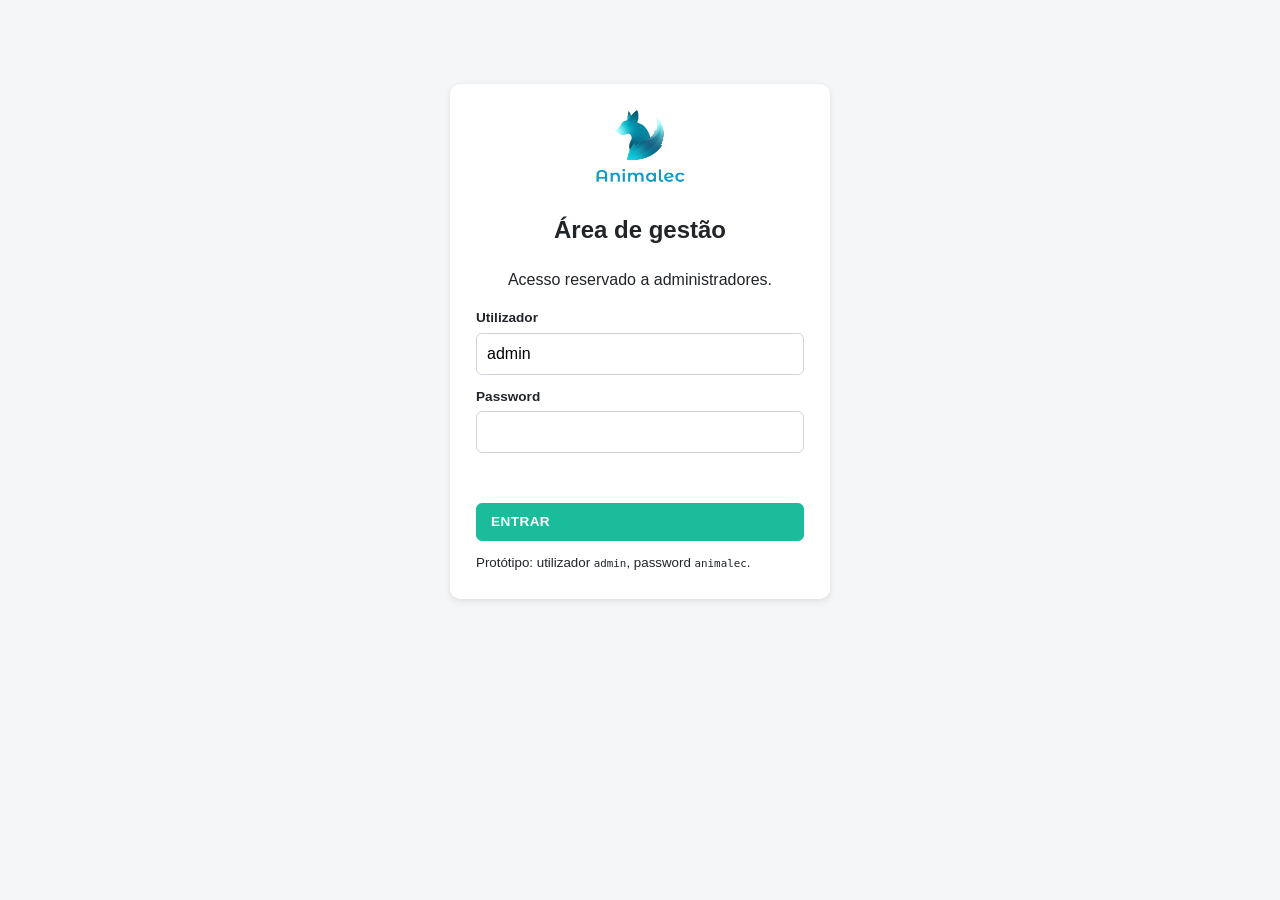
<file: prototipo/index.html>
<!DOCTYPE html>
<html lang="pt-PT"><head><meta charset="utf-8"><meta http-equiv="refresh" content="0; url=login.html"><title>Animalec</title></head>
<body><p><a href="login.html">Entrar na área de gestão do Animalec</a></p></body></html>
</file>
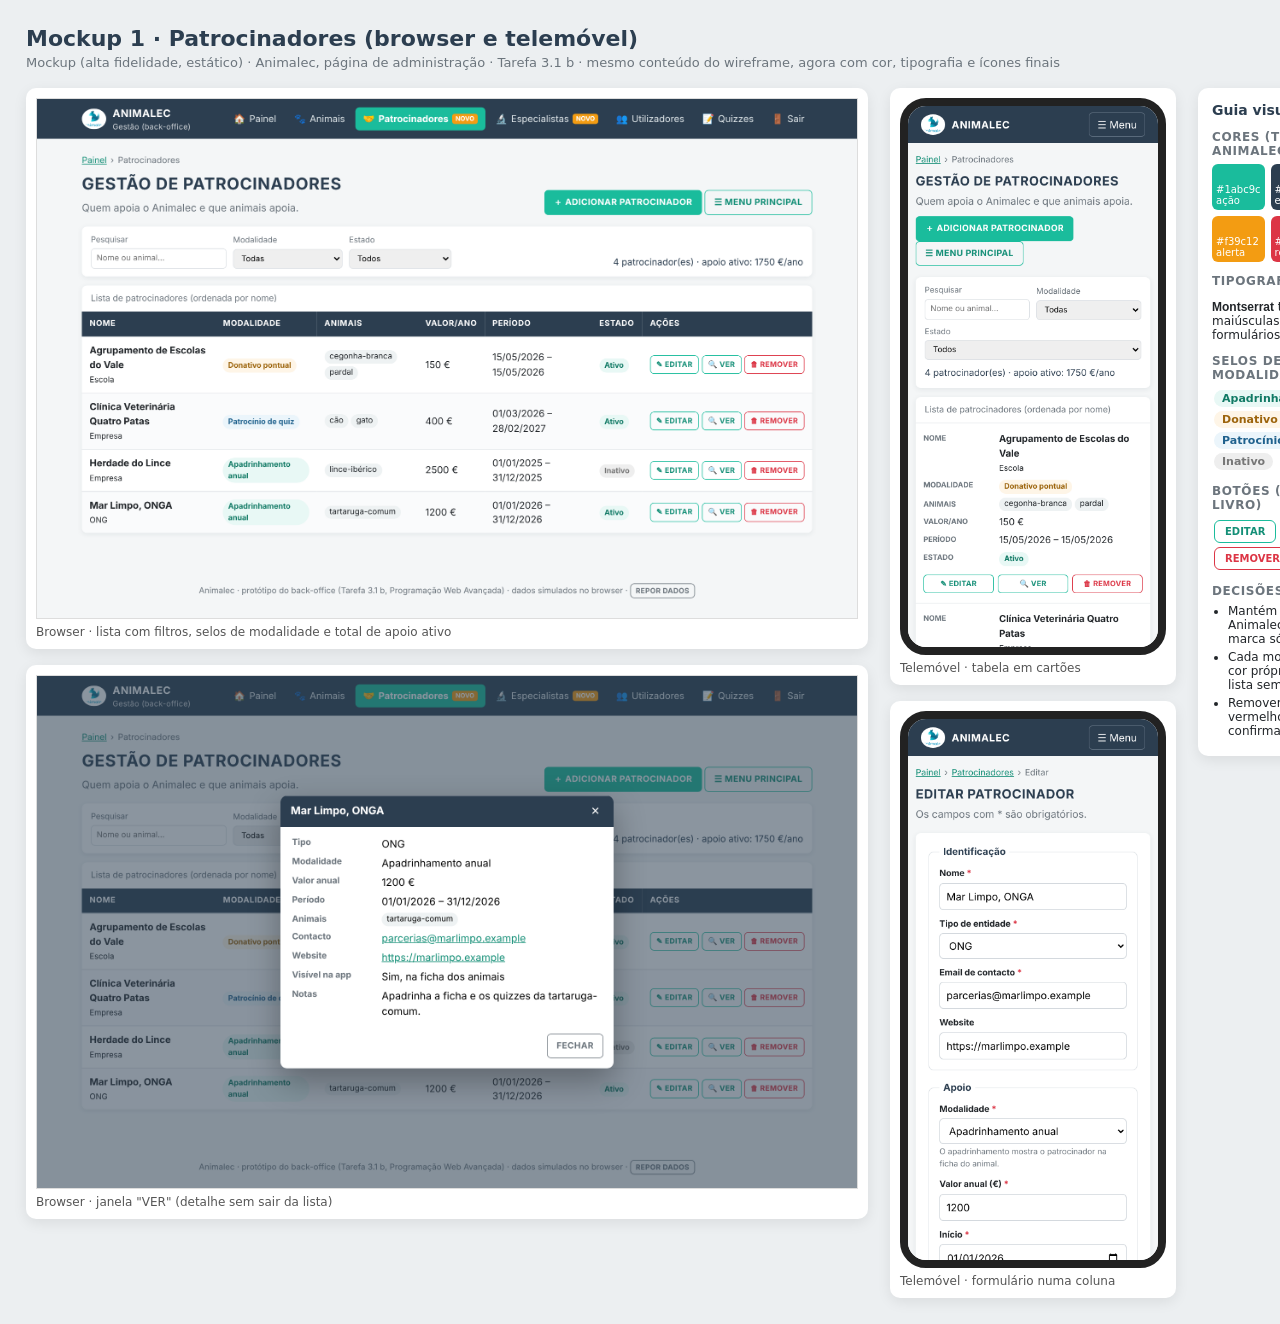
<file: mockups/mockups.html>
<!DOCTYPE html>
<html lang="pt-PT"><head><meta charset="utf-8"><title>Mockups · Animalec</title>
<style>
body{font-family:"DejaVu Sans",Arial,sans-serif;margin:0;padding:26px;background:#eceff1;color:#212529}
h1{margin:0;font-size:22px;color:#2c3e50}.sub{margin:4px 0 18px;color:#6c757d;font-size:13px}
.folha{display:none}.folha.ativa{display:block}
.linha{display:flex;gap:22px;align-items:flex-start}
figure{margin:0;background:#fff;border-radius:10px;padding:10px;box-shadow:0 4px 14px rgba(0,0,0,.08)}
figcaption{font-size:12px;color:#555;margin-top:6px}
.desk img{width:820px;display:block;border:1px solid #ddd}
.mob img{width:250px;display:block;border:8px solid #222;border-radius:26px}
.guia{width:300px;background:#fff;border-radius:10px;padding:14px;box-shadow:0 4px 14px rgba(0,0,0,.08);font-size:12px}
.guia h2{font-size:14px;margin:0 0 8px;color:#2c3e50}.guia h3{font-size:12px;margin:12px 0 6px;color:#6c757d;text-transform:uppercase;letter-spacing:.05em}
.cores{display:grid;grid-template-columns:repeat(3,1fr);gap:6px}.cor{border-radius:6px;padding:20px 4px 4px;color:#fff;font-size:10px}
.selos span{display:inline-block;padding:2px 8px;border-radius:999px;font-size:11px;font-weight:bold;margin:2px}
.btns span{display:inline-block;padding:5px 10px;border-radius:6px;border:1.5px solid #1abc9c;color:#148f77;font-weight:bold;font-size:10px;margin:2px;text-transform:uppercase}
.guia ul{padding-left:16px;margin:4px 0}.guia li{margin-bottom:4px}
.col{display:flex;flex-direction:column;gap:16px}
</style></head><body>
<h1 id="titulo"></h1><p class="sub">Mockup (alta fidelidade, estático) · Animalec, página de administração · Tarefa 3.1 b · mesmo conteúdo do wireframe, agora com cor, tipografia e ícones finais</p>

<section class="folha" id="patrocinadores" data-titulo="Mockup 1 · Patrocinadores (browser e telemóvel)">
 <div class="linha">
  <div class="col">
   <figure class="desk"><img src="ecras/desk-patrocinadores.png" alt=""><figcaption>Browser · lista com filtros, selos de modalidade e total de apoio ativo</figcaption></figure>
   <figure class="desk"><img src="ecras/desk-dialogo-ver.png" alt=""><figcaption>Browser · janela "VER" (detalhe sem sair da lista)</figcaption></figure>
  </div>
  <div class="col">
   <figure class="mob"><img src="ecras/mob-patrocinadores.png" alt=""><figcaption>Telemóvel · tabela em cartões</figcaption></figure>
   <figure class="mob"><img src="ecras/mob-patrocinador-form.png" alt=""><figcaption>Telemóvel · formulário numa coluna</figcaption></figure>
  </div>
  <aside class="guia"><h2>Guia visual</h2>
   <h3>Cores (tema do Animalec)</h3>
   <div class="cores"><div class="cor" style="background:#1abc9c">#1abc9c ação</div><div class="cor" style="background:#2c3e50">#2c3e50 estrutura</div><div class="cor" style="background:#148f77">#148f77 novo</div><div class="cor" style="background:#f39c12">#f39c12 alerta</div><div class="cor" style="background:#dc3545">#dc3545 remover</div><div class="cor" style="background:#f4f6f7;color:#333">#f4f6f7 fundo</div></div>
   <h3>Tipografia</h3><p><b style="font-family:Montserrat,Arial">Montserrat</b> títulos em maiúsculas · <span style="font-family:Lato,Arial">Lato</span> texto e formulários</p>
   <h3>Selos de modalidade</h3><div class="selos"><span style="background:#e8f8f5;color:#117a65">Apadrinhamento anual</span><span style="background:#fef5e7;color:#9c640c">Donativo pontual</span><span style="background:#ebf5fb;color:#1f618d">Patrocínio de quiz</span><span style="background:#eee;color:#777">Inativo</span></div>
   <h3>Botões (estilo do livro)</h3><div class="btns"><span> Editar</span><span> Ver</span><span style="border-color:#dc3545;color:#dc3545"> Remover</span><span style="background:#1abc9c;color:#fff"> Adicionar</span></div>
   <h3>Decisões</h3><ul><li>Mantém o estilo do Animalec; o verde-escuro marca só o que é novo.</li><li>Cada modalidade tem cor própria para se ler a lista sem abrir registos.</li><li>Remover é o único botão vermelho e pede sempre confirmação.</li></ul>
  </aside>
 </div>
</section>

<section class="folha" id="especialistas" data-titulo="Mockup 2 · Especialistas e integração com os animais">
 <div class="linha">
  <div class="col">
   <figure class="desk"><img src="ecras/desk-especialista-form.png" alt=""><figcaption>Browser · formulário de especialista (animais filtrados pela especialidade)</figcaption></figure>
   <figure class="desk"><img src="ecras/desk-animais.png" alt=""><figcaption>Browser · bloco Animais com as colunas novas de patrocínio e validação</figcaption></figure>
  </div>
  <div class="col">
   <figure class="mob"><img src="ecras/mob-especialistas.png" alt=""><figcaption>Telemóvel · especialistas em cartões</figcaption></figure>
   <figure class="mob"><img src="ecras/mob-ficha-lince.png" alt=""><figcaption>Telemóvel · ficha pública com validação e padrinhos</figcaption></figure>
   <figure class="mob"><img src="ecras/mob-menu.png" alt=""><figcaption>Telemóvel · menu recolhido</figcaption></figure>
  </div>
  <aside class="guia"><h2>Guia visual</h2>
   <h3>Estados da validação científica</h3><div class="selos"><span style="background:#e8f8f5;color:#117a65">Validada · 02/10/2026</span><span style="background:#fdedec;color:#a93226">Revisão expirada</span><span style="background:#eee;color:#777">Sem especialista</span></div>
   <h3>Decisões</h3><ul><li>O estado da ficha usa as mesmas cores em todo o lado (lista de especialistas, lista de animais e ficha pública).</li><li>No front-office o selo vira uma frase completa ("revisto por… em…"), porque o leitor é um aluno, não um gestor.</li><li>O bloco Animais ganha só duas colunas: a integração não muda a forma de trabalhar no back-office.</li></ul>
  </aside>
 </div>
</section>
<script>const id=location.hash.slice(1)||"patrocinadores";const s=document.getElementById(id);s.classList.add("ativa");document.getElementById("titulo").textContent=s.dataset.titulo;</script>
</body></html>
</file>
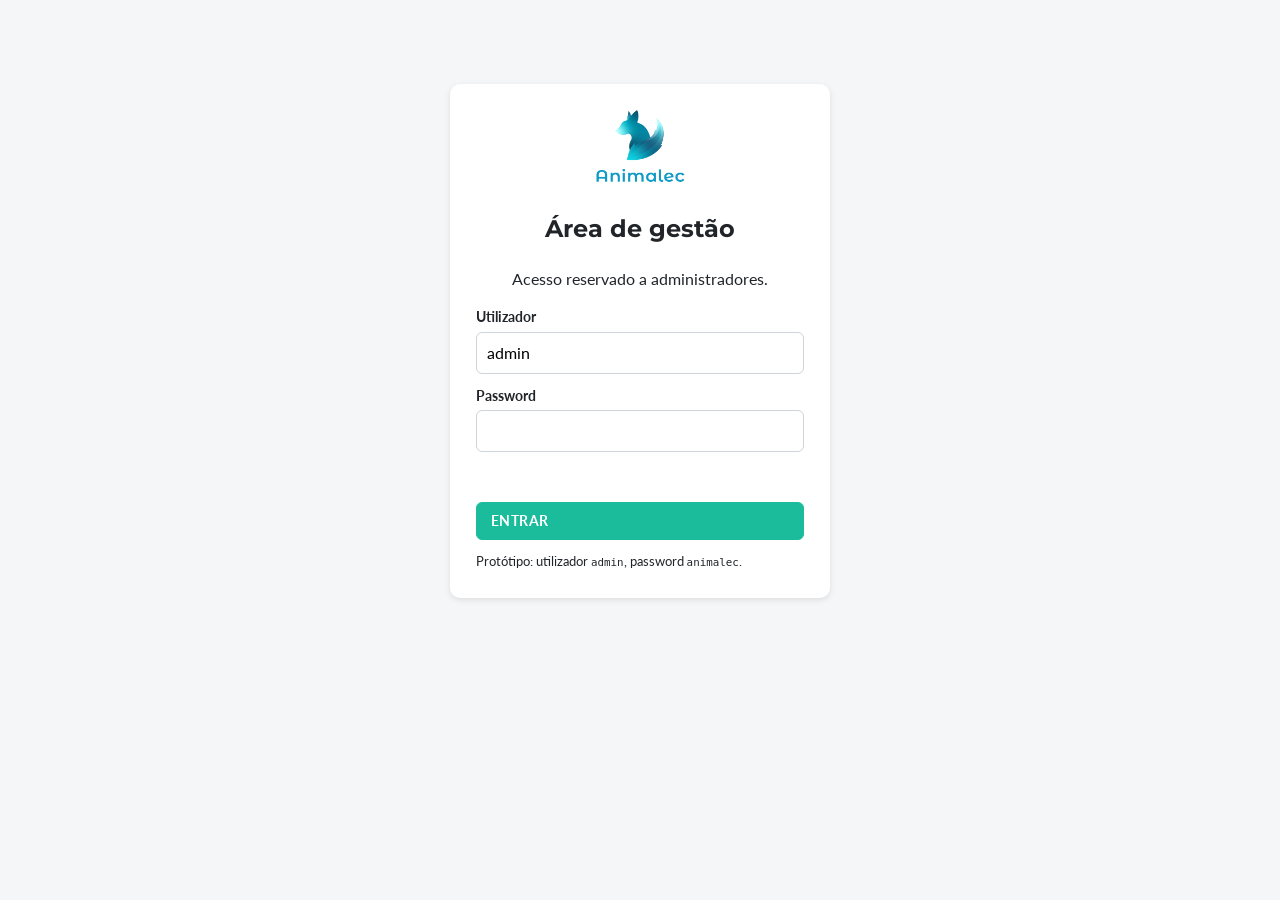
<file: prototipo/admin.html>
<!DOCTYPE html>
<html lang="pt-PT">
<head>
  <meta charset="utf-8">
  <meta name="viewport" content="width=device-width, initial-scale=1">
  <title>Painel de gestão · Animalec</title>
  <link rel="icon" href="img/animalec.ico">
  <link href="https://fonts.googleapis.com/css2?family=Lato:wght@400;700&family=Montserrat:wght@400;700&display=swap" rel="stylesheet">
  <link rel="stylesheet" href="css/admin.css">
  <script type="module" src="js/app.js"></script>
</head>
<body data-pagina="painel">
  <header class="topo">
    <div class="topo-interno">
      <a class="marca" href="admin.html"><img src="img/animalec.png" alt=""><span>ANIMALEC<small>Gestão (back-office)</small></span></a>
      <nav class="menu">
        <ul>
          <li><a href="admin.html" aria-current="page">Painel</a></li>
          <li><a href="animais.html">Animais</a></li>
          <li><a href="patrocinadores.html">Patrocinadores <span class="novo">NOVO</span></a></li>
          <li><a href="especialistas.html">Especialistas <span class="novo">NOVO</span></a></li>
          <li><a href="existente.html?bloco=utilizadores">Utilizadores</a></li>
          <li><a href="existente.html?bloco=quizzes">Quizzes</a></li>
          <li><a href="#" data-acao="sair">Sair</a></li>
        </ul>
      </nav>
      <details class="menu-movel">
        <summary>Menu</summary>
        <ul>
          <li><a href="admin.html" aria-current="page">Painel</a></li>
          <li><a href="animais.html">Animais</a></li>
          <li><a href="patrocinadores.html">Patrocinadores</a></li>
          <li><a href="especialistas.html">Especialistas</a></li>
          <li><a href="existente.html?bloco=utilizadores">Utilizadores</a></li>
          <li><a href="existente.html?bloco=quizzes">Quizzes</a></li>
          <li><a href="#" data-acao="sair">Sair</a></li>
        </ul>
      </details>
    </div>
  </header>
  <main id="conteudo">
    
    <div class="cabecalho-pagina">
      <div><h1>Gestão do Animalec</h1><p>Escolha a área a gerir. As duas novas entidades estão assinaladas.</p></div>
    </div>
    <section class="painel">
      <a class="bloco" href="existente.html?bloco=utilizadores">
        <header><span>Utilizadores</span></header>
        <div class="icone" aria-hidden="true"></div>
        <div class="num"><span id="n-utilizadores">–</span></div>
        <p class="desc">Contas de alunos e professores.</p>
      </a>
      <a class="bloco" href="animais.html">
        <header><span>Animais</span></header>
        <div class="icone" aria-hidden="true"></div>
        <div class="num"><span id="n-animais">–</span></div>
        <p class="desc">Fichas dos animais, agora com patrocínio e validação.</p>
      </a>
      <a class="bloco" href="existente.html?bloco=quizzes">
        <header><span>Quizzes</span></header>
        <div class="icone" aria-hidden="true"></div>
        <div class="num"><span id="n-quizzes">–</span></div>
        <p class="desc">Conjuntos de perguntas por nível.</p>
      </a>
      <a class="bloco" href="existente.html?bloco=questoes">
        <header><span>Questões</span></header>
        <div class="icone" aria-hidden="true"></div>
        <div class="num"><span id="n-questoes">–</span></div>
        <p class="desc">Banco de questões dos quizzes.</p>
      </a>
      <a class="bloco nova" href="patrocinadores.html">
        <header><span>Patrocinadores</span><span class="etiqueta-nova">NOVO</span></header>
        <div class="icone" aria-hidden="true"></div>
        <div class="num"><span id="n-patrocinadores">–</span></div>
        <p class="desc">Entidades que apadrinham animais ou patrocinam quizzes (ativos).</p>
      </a>
      <a class="bloco nova" href="especialistas.html">
        <header><span>Especialistas</span><span class="etiqueta-nova">NOVO</span></header>
        <div class="icone" aria-hidden="true"></div>
        <div class="num"><span id="n-especialistas">–</span></div>
        <p class="desc">Cientistas que validam o conteúdo das fichas (ativos).</p>
      </a>
    </section>
    <aside class="alertas">
      <h2 id="t-alertas">A precisar de atenção</h2>
      <ul id="lista-alertas"></ul>
    </aside>
  </main>
  <footer class="rodape">
    <p>Animalec &middot; protótipo back-office (Tarefa 3.1b) &middot; dados simulados &middot;
      <button class="botao neutro" type="button" data-acao="repor" style="padding:2px 8px;font-size:.7rem">Repor dados</button></p>
  </footer>
</body>
</html>
</file>
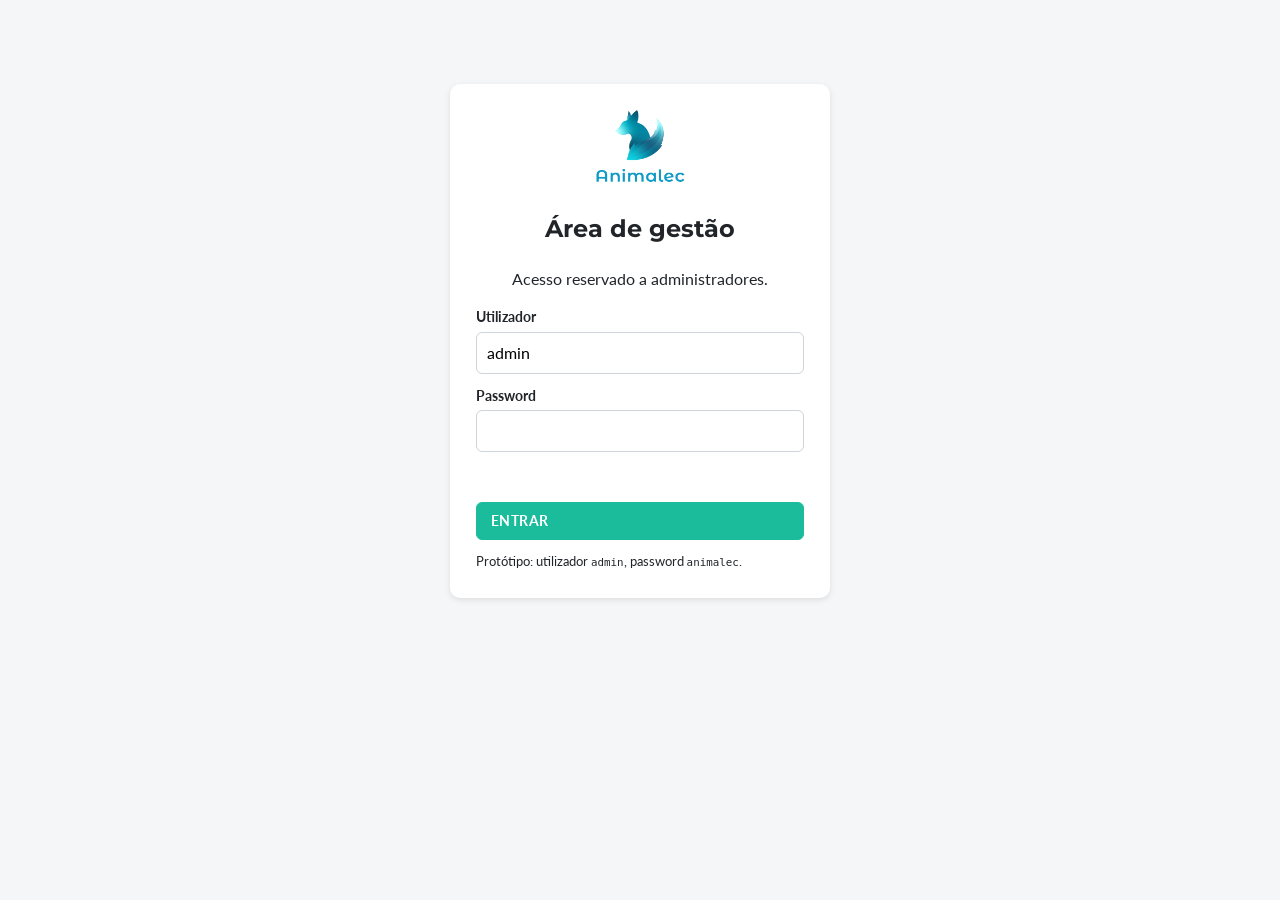
<file: prototipo/animais.html>
<!DOCTYPE html>
<html lang="pt-PT">
<head>
  <meta charset="utf-8">
  <meta name="viewport" content="width=device-width, initial-scale=1">
  <title>Animais · Animalec</title>
  <link rel="icon" href="img/animalec.ico">
  <link href="https://fonts.googleapis.com/css2?family=Lato:wght@400;700&family=Montserrat:wght@400;700&display=swap" rel="stylesheet">
  <link rel="stylesheet" href="css/admin.css">
  <script type="module" src="js/app.js"></script>
</head>
<body data-pagina="lista-animais">
  <header class="topo">
    <div class="topo-interno">
      <a class="marca" href="admin.html"><img src="img/animalec.png" alt=""><span>ANIMALEC<small>Gestão (back-office)</small></span></a>
      <nav class="menu">
        <ul>
          <li><a href="admin.html">Painel</a></li>
          <li><a href="animais.html" aria-current="page">Animais</a></li>
          <li><a href="patrocinadores.html">Patrocinadores <span class="novo">NOVO</span></a></li>
          <li><a href="especialistas.html">Especialistas <span class="novo">NOVO</span></a></li>
          <li><a href="existente.html?bloco=utilizadores">Utilizadores</a></li>
          <li><a href="existente.html?bloco=quizzes">Quizzes</a></li>
          <li><a href="#" data-acao="sair">Sair</a></li>
        </ul>
      </nav>
      <details class="menu-movel">
        <summary>Menu</summary>
        <ul>
          <li><a href="admin.html">Painel</a></li>
          <li><a href="animais.html" aria-current="page">Animais</a></li>
          <li><a href="patrocinadores.html">Patrocinadores</a></li>
          <li><a href="especialistas.html">Especialistas</a></li>
          <li><a href="existente.html?bloco=utilizadores">Utilizadores</a></li>
          <li><a href="existente.html?bloco=quizzes">Quizzes</a></li>
          <li><a href="#" data-acao="sair">Sair</a></li>
        </ul>
      </details>
    </div>
  </header>
  <main id="conteudo">
    <nav class="migalhas" aria-label="Localização"><ol><li><a href="admin.html">Painel</a></li><li id="migalha-atual" aria-current="page">Animais</li></ol></nav>
    <div class="cabecalho-pagina">
      <div><h1>Gestão de animais</h1><p>Bloco existente do livro, agora com duas colunas novas: patrocínio e validação científica.</p></div>
      <div><a class="botao" href="admin.html">Menu principal</a></div>
    </div>
    <p id="aviso-filtro" class="alertas" hidden>A mostrar só as fichas sem validação em dia. <a href="animais.html">Ver todas</a></p>
    <div class="tabela-contentor">
      <table id="tabela">
        <caption>Fichas de animais</caption>
        <thead><tr><th scope="col">Nome</th><th scope="col">Grupo</th><th scope="col">Nível</th><th scope="col">Patrocínio</th><th scope="col">Validação</th><th scope="col">Ações</th></tr></thead>
        <tbody></tbody>
      </table>
    </div>
  </main>
  <footer class="rodape">
    <p>Animalec &middot; protótipo back-office (Tarefa 3.1b) &middot; dados simulados &middot;
      <button class="botao neutro" type="button" data-acao="repor" style="padding:2px 8px;font-size:.7rem">Repor dados</button></p>
  </footer>
</body>
</html>
</file>
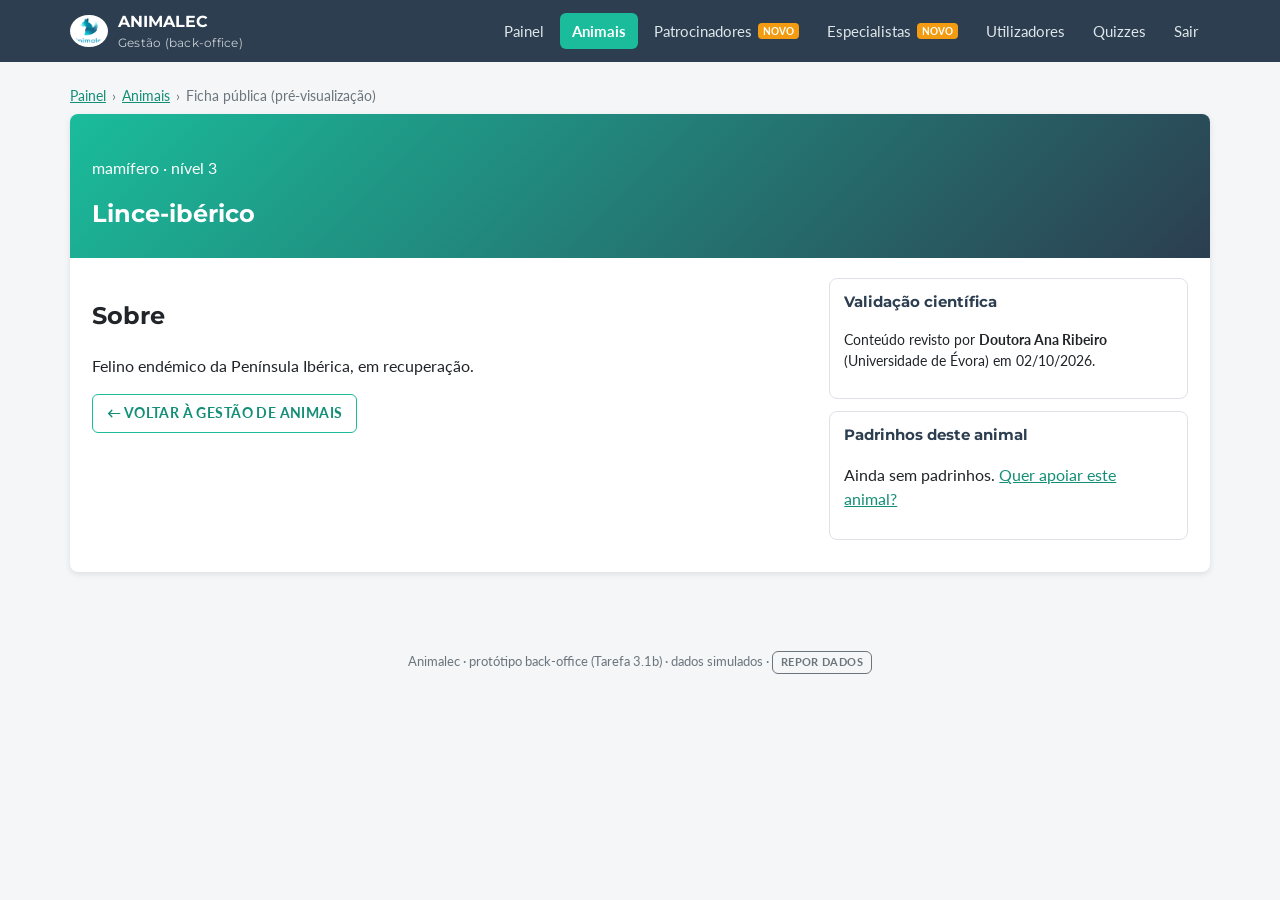
<file: prototipo/animal.html>
<!DOCTYPE html>
<html lang="pt-PT">
<head>
  <meta charset="utf-8">
  <meta name="viewport" content="width=device-width, initial-scale=1">
  <title>Ficha do animal · Animalec</title>
  <link rel="icon" href="img/animalec.ico">
  <link href="https://fonts.googleapis.com/css2?family=Lato:wght@400;700&family=Montserrat:wght@400;700&display=swap" rel="stylesheet">
  <link rel="stylesheet" href="css/admin.css">
  <script type="module" src="js/app.js"></script>
</head>
<body data-pagina="ficha-animal">
  <header class="topo">
    <div class="topo-interno">
      <a class="marca" href="admin.html"><img src="img/animalec.png" alt=""><span>ANIMALEC<small>Gestão (back-office)</small></span></a>
      <nav class="menu">
        <ul>
          <li><a href="admin.html">Painel</a></li>
          <li><a href="animais.html" aria-current="page">Animais</a></li>
          <li><a href="patrocinadores.html">Patrocinadores <span class="novo">NOVO</span></a></li>
          <li><a href="especialistas.html">Especialistas <span class="novo">NOVO</span></a></li>
          <li><a href="existente.html?bloco=utilizadores">Utilizadores</a></li>
          <li><a href="existente.html?bloco=quizzes">Quizzes</a></li>
          <li><a href="#" data-acao="sair">Sair</a></li>
        </ul>
      </nav>
      <details class="menu-movel">
        <summary>Menu</summary>
        <ul>
          <li><a href="admin.html">Painel</a></li>
          <li><a href="animais.html" aria-current="page">Animais</a></li>
          <li><a href="patrocinadores.html">Patrocinadores</a></li>
          <li><a href="especialistas.html">Especialistas</a></li>
          <li><a href="existente.html?bloco=utilizadores">Utilizadores</a></li>
          <li><a href="existente.html?bloco=quizzes">Quizzes</a></li>
          <li><a href="#" data-acao="sair">Sair</a></li>
        </ul>
      </details>
    </div>
  </header>
  <main id="conteudo">
    <nav class="migalhas" aria-label="Localização"><ol><li><a href="admin.html">Painel</a></li><li><a href="animais.html">Animais</a></li><li id="migalha-atual" aria-current="page">Ficha pública (pré-visualização)</li></ol></nav>
    <article class="ficha-animal">
      <header class="capa"><p id="grupo"></p><h1 id="nome"></h1></header>
      <div class="conteudo">
        <section><h2 id="t-sobre">Sobre</h2><p id="descricao"></p>
          <p><a class="botao" href="animais.html">← Voltar à gestão de animais</a></p></section>
        <aside>
          <section><h2>Validação científica</h2><p class="validacao" id="validacao"></p></section>
          <section><h2>Padrinhos deste animal</h2><div id="apoios"></div></section>
        </aside>
      </div>
    </article>
  </main>
  <footer class="rodape">
    <p>Animalec &middot; protótipo back-office (Tarefa 3.1b) &middot; dados simulados &middot;
      <button class="botao neutro" type="button" data-acao="repor" style="padding:2px 8px;font-size:.7rem">Repor dados</button></p>
  </footer>
</body>
</html>
</file>
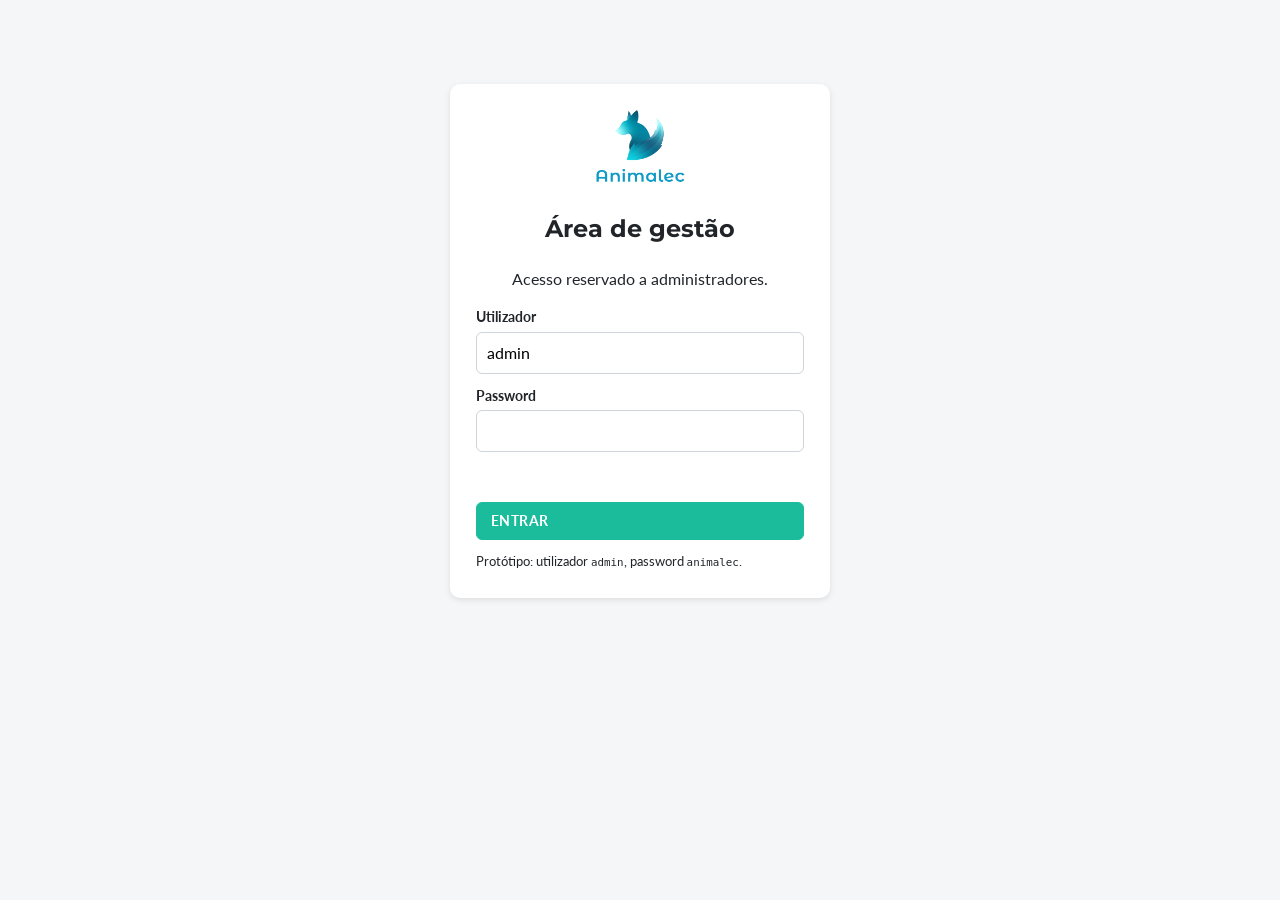
<file: prototipo/especialista.html>
<!DOCTYPE html>
<html lang="pt-PT">
<head>
  <meta charset="utf-8">
  <meta name="viewport" content="width=device-width, initial-scale=1">
  <title>Adicionar especialista · Animalec</title>
  <link rel="icon" href="img/animalec.ico">
  <link href="https://fonts.googleapis.com/css2?family=Lato:wght@400;700&family=Montserrat:wght@400;700&display=swap" rel="stylesheet">
  <link rel="stylesheet" href="css/admin.css">
  <script type="module" src="js/app.js"></script>
</head>
<body data-pagina="form-especialista">
  <header class="topo">
    <div class="topo-interno">
      <a class="marca" href="admin.html"><img src="img/animalec.png" alt=""><span>ANIMALEC<small>Gestão (back-office)</small></span></a>
      <nav class="menu">
        <ul>
          <li><a href="admin.html">Painel</a></li>
          <li><a href="animais.html">Animais</a></li>
          <li><a href="patrocinadores.html">Patrocinadores <span class="novo">NOVO</span></a></li>
          <li><a href="especialistas.html" aria-current="page">Especialistas <span class="novo">NOVO</span></a></li>
          <li><a href="existente.html?bloco=utilizadores">Utilizadores</a></li>
          <li><a href="existente.html?bloco=quizzes">Quizzes</a></li>
          <li><a href="#" data-acao="sair">Sair</a></li>
        </ul>
      </nav>
      <details class="menu-movel">
        <summary>Menu</summary>
        <ul>
          <li><a href="admin.html">Painel</a></li>
          <li><a href="animais.html">Animais</a></li>
          <li><a href="patrocinadores.html">Patrocinadores</a></li>
          <li><a href="especialistas.html" aria-current="page">Especialistas</a></li>
          <li><a href="existente.html?bloco=utilizadores">Utilizadores</a></li>
          <li><a href="existente.html?bloco=quizzes">Quizzes</a></li>
          <li><a href="#" data-acao="sair">Sair</a></li>
        </ul>
      </details>
    </div>
  </header>
  <main id="conteudo">
    <nav class="migalhas" aria-label="Localização"><ol><li><a href="admin.html">Painel</a></li><li><a href="especialistas.html">Especialistas</a></li><li id="migalha-atual" aria-current="page">Adicionar</li></ol></nav>
    <div class="cabecalho-pagina"><div><h1 id="titulo">Adicionar especialista</h1><p>Os campos com * são obrigatórios.</p></div></div>
    <form id="form" class="ficha" novalidate>
      <fieldset>
        <legend>Identificação</legend>
        <div class="grelha">
          <div class="campo"><label class="obrig" for="nome">Nome</label><input id="nome" name="nome" required maxlength="80" autocomplete="name"></div>
          <div class="campo"><label class="obrig" for="titulo-ac">Grau académico</label>
            <select id="titulo-ac" name="titulo" required><option>Doutora</option><option>Doutor</option><option>Mestre</option><option>Licenciada</option><option>Licenciado</option></select></div>
          <div class="campo"><label class="obrig" for="instituicao">Instituição</label><input id="instituicao" name="instituicao" required list="instituicoes">
            <datalist id="instituicoes"><option value="Universidade de Évora"><option value="Universidade de Trás-os-Montes e Alto Douro"><option value="Centro de Estudos de Aves"><option value="Aquário Vasco da Gama"><option value="Instituto da Conservação da Natureza e das Florestas"></datalist></div>
          <div class="campo"><label class="obrig" for="email">Email</label><input id="email" name="email" type="email" required autocomplete="email"></div>
          <div class="campo"><label for="orcid">ORCID</label><input id="orcid" name="orcid" pattern="\d{4}-\d{4}-\d{4}-\d{3}[\dX]" placeholder="0000-0000-0000-0000"><small>Identificador público de investigador (opcional).</small></div>
        </div>
      </fieldset>
      <fieldset>
        <legend>Área científica</legend>
        <div class="grelha">
          <div class="campo"><label class="obrig" for="especialidade">Especialidade (grupo)</label>
            <select id="especialidade" name="especialidade" required><option>mamífero</option><option>ave</option><option>réptil</option><option>anfíbio</option><option>peixe</option><option>invertebrado</option></select></div>
          <div class="campo"><label><input type="checkbox" name="todos"> Mostrar animais de todos os grupos</label><small>Por omissão mostram-se só os do grupo da especialidade.</small></div>
          <div class="campo inteira"><span class="campo"><label>Animais que acompanha</label></span>
            <div id="lista-animais" class="lista-animais" role="group"></div></div>
          <div class="campo inteira"><label><input type="checkbox" name="validadoHoje"> Registar que validou hoje as fichas dos animais escolhidos</label></div>
          <div class="campo"><label><input type="checkbox" name="validaQuizzes"> Também valida as questões dos quizzes</label></div>
          <div class="campo"><label><input type="checkbox" name="ativo" checked> Especialista ativo</label></div>
          <div class="campo inteira"><label for="bio">Nota biográfica</label><textarea id="bio" name="bio" rows="3" maxlength="300"></textarea></div>
        </div>
      </fieldset>
      <p id="erro" class="erro-form"></p>
      <div class="acoes-form"><a class="botao neutro" href="especialistas.html">Cancelar</a><button class="botao cheio" type="submit">Guardar</button></div>
    </form>
  </main>
  <footer class="rodape">
    <p>Animalec &middot; protótipo back-office (Tarefa 3.1b) &middot; dados simulados &middot;
      <button class="botao neutro" type="button" data-acao="repor" style="padding:2px 8px;font-size:.7rem">Repor dados</button></p>
  </footer>
</body>
</html>
</file>
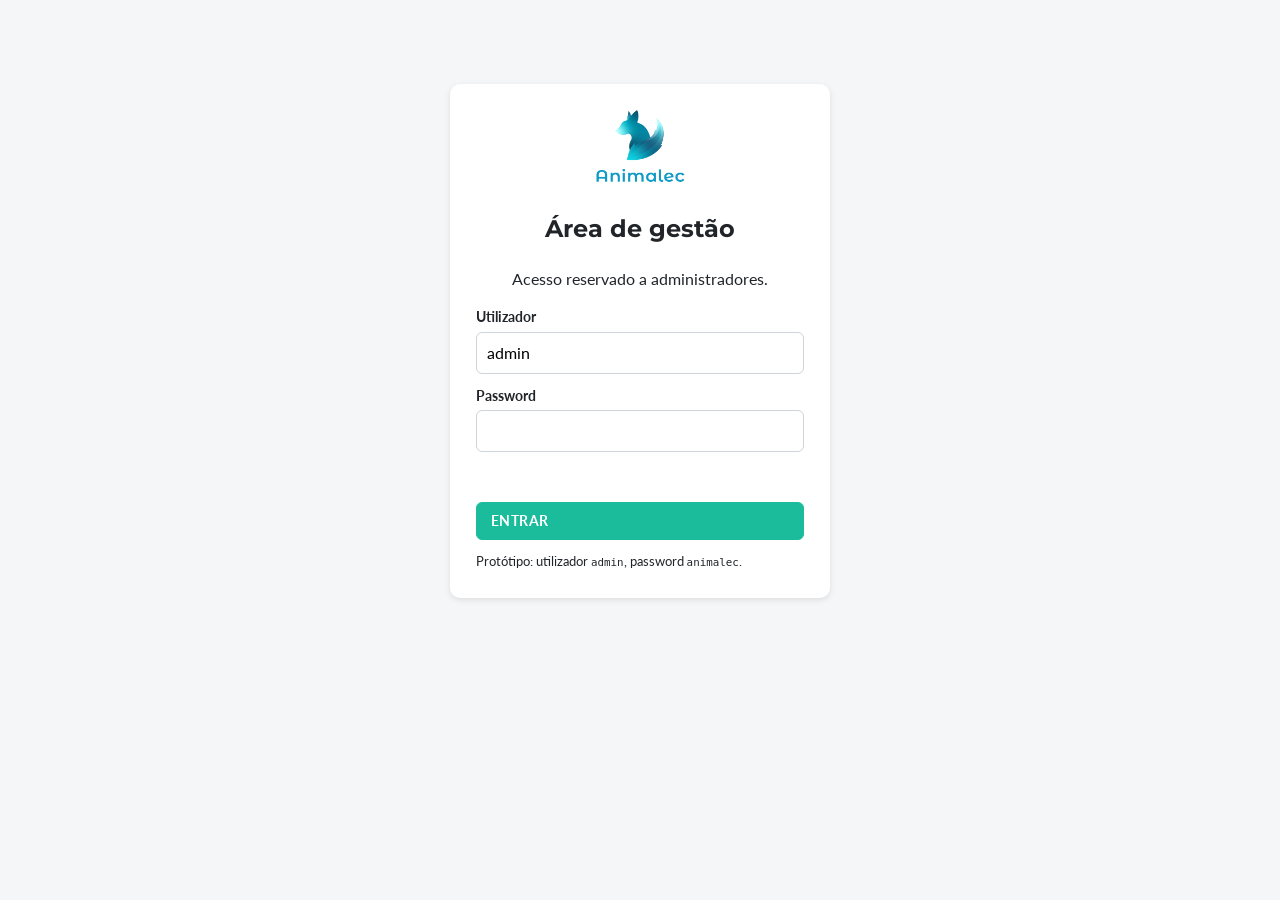
<file: prototipo/especialistas.html>
<!DOCTYPE html>
<html lang="pt-PT">
<head>
  <meta charset="utf-8">
  <meta name="viewport" content="width=device-width, initial-scale=1">
  <title>Especialistas · Animalec</title>
  <link rel="icon" href="img/animalec.ico">
  <link href="https://fonts.googleapis.com/css2?family=Lato:wght@400;700&family=Montserrat:wght@400;700&display=swap" rel="stylesheet">
  <link rel="stylesheet" href="css/admin.css">
  <script type="module" src="js/app.js"></script>
</head>
<body data-pagina="lista-especialistas">
  <header class="topo">
    <div class="topo-interno">
      <a class="marca" href="admin.html"><img src="img/animalec.png" alt=""><span>ANIMALEC<small>Gestão (back-office)</small></span></a>
      <nav class="menu">
        <ul>
          <li><a href="admin.html">Painel</a></li>
          <li><a href="animais.html">Animais</a></li>
          <li><a href="patrocinadores.html">Patrocinadores <span class="novo">NOVO</span></a></li>
          <li><a href="especialistas.html" aria-current="page">Especialistas <span class="novo">NOVO</span></a></li>
          <li><a href="existente.html?bloco=utilizadores">Utilizadores</a></li>
          <li><a href="existente.html?bloco=quizzes">Quizzes</a></li>
          <li><a href="#" data-acao="sair">Sair</a></li>
        </ul>
      </nav>
      <details class="menu-movel">
        <summary>Menu</summary>
        <ul>
          <li><a href="admin.html">Painel</a></li>
          <li><a href="animais.html">Animais</a></li>
          <li><a href="patrocinadores.html">Patrocinadores</a></li>
          <li><a href="especialistas.html" aria-current="page">Especialistas</a></li>
          <li><a href="existente.html?bloco=utilizadores">Utilizadores</a></li>
          <li><a href="existente.html?bloco=quizzes">Quizzes</a></li>
          <li><a href="#" data-acao="sair">Sair</a></li>
        </ul>
      </details>
    </div>
  </header>
  <main id="conteudo">
    <nav class="migalhas" aria-label="Localização"><ol><li><a href="admin.html">Painel</a></li><li id="migalha-atual" aria-current="page">Especialistas</li></ol></nav>
    <div class="cabecalho-pagina">
      <div><h1>Gestão de especialistas</h1><p>Cientistas que garantem o rigor das fichas e dos quizzes.</p></div>
      <div><a class="botao cheio" href="especialista.html">Adicionar especialista</a> <a class="botao" href="admin.html">Menu principal</a></div>
    </div>
    <form id="filtros" class="filtros" onsubmit="return false">
      <label>Pesquisar<input name="pesquisa" type="search" placeholder="Nome ou instituição…"></label>
      <label>Especialidade
        <select name="especialidade"><option value="">Todas</option><option>mamífero</option><option>ave</option><option>réptil</option><option>anfíbio</option><option>peixe</option><option>invertebrado</option></select>
      </label>
      <output id="total"></output>
    </form>
    <div class="tabela-contentor">
      <table id="tabela">
        <caption>Uma ficha validada há mais de um ano aparece como "por rever"</caption>
        <thead><tr><th scope="col">Nome</th><th scope="col">Especialidade</th><th scope="col">Acompanha</th><th scope="col">Revisões</th><th scope="col">Quizzes</th><th scope="col">Ações</th></tr></thead>
        <tbody></tbody>
      </table>
    </div>
  </main>
  <footer class="rodape">
    <p>Animalec &middot; protótipo back-office (Tarefa 3.1b) &middot; dados simulados &middot;
      <button class="botao neutro" type="button" data-acao="repor" style="padding:2px 8px;font-size:.7rem">Repor dados</button></p>
  </footer>
  <dialog id="dialogo-ver">
    <header><h2 id="dlg-ver-titulo">Detalhe</h2><button class="fechar" type="button" data-fechar>×</button></header>
    <div class="corpo"><dl></dl></div>
    <footer><button class="botao neutro" type="button" data-fechar>Fechar</button></footer>
  </dialog>
  <dialog id="dialogo-remover">
    <form method="dialog">
      <header><h2 id="dlg-rem-titulo">Confirmar remoção</h2></header>
      <div class="corpo"><p></p></div>
      <footer><button class="botao neutro" value="nao">Cancelar</button><button class="botao perigo" value="sim">Remover</button></footer>
    </form>
  </dialog>
</body>
</html>
</file>
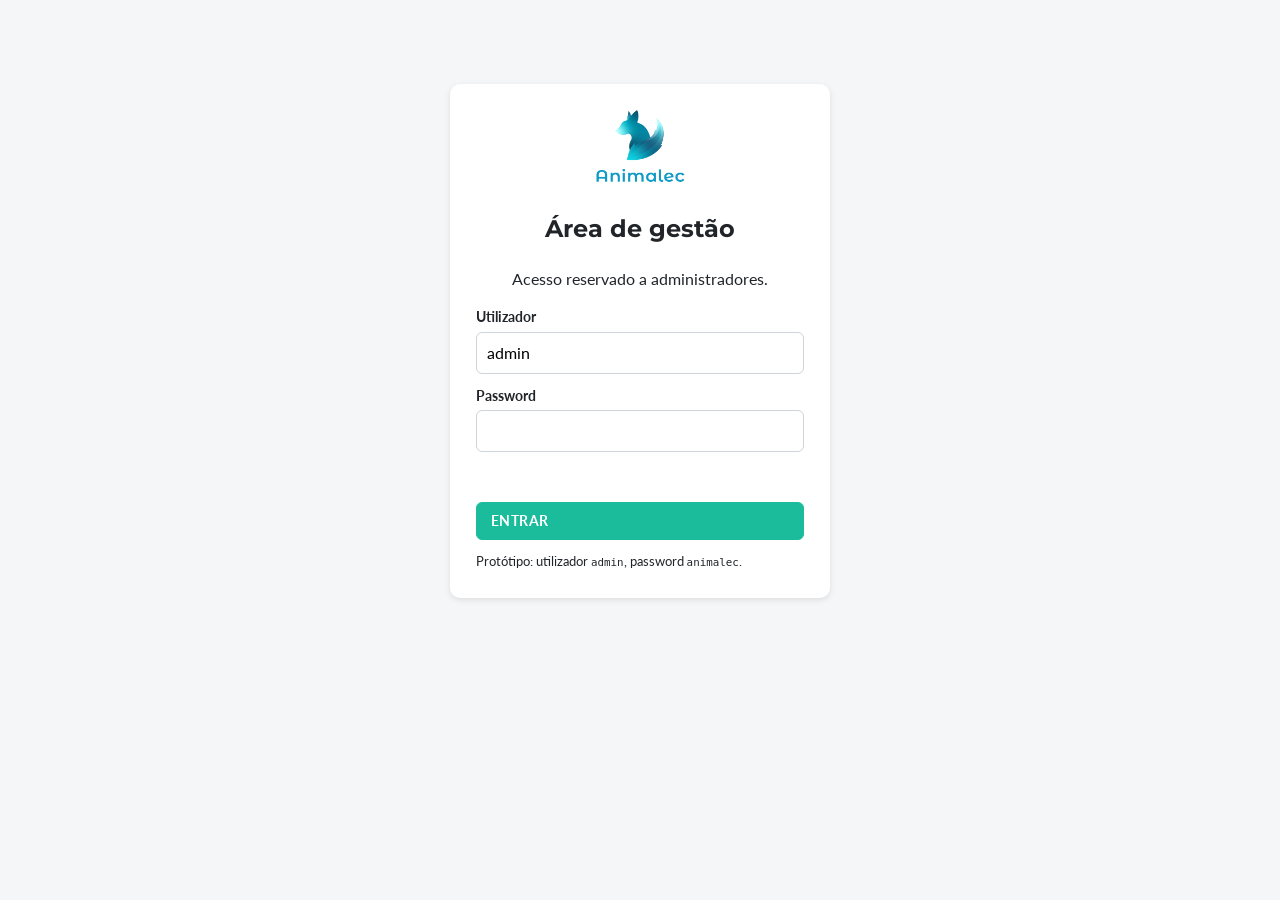
<file: prototipo/existente.html>
<!DOCTYPE html>
<html lang="pt-PT">
<head>
  <meta charset="utf-8">
  <meta name="viewport" content="width=device-width, initial-scale=1">
  <title>Bloco existente · Animalec</title>
  <link rel="icon" href="img/animalec.ico">
  <link href="https://fonts.googleapis.com/css2?family=Lato:wght@400;700&family=Montserrat:wght@400;700&display=swap" rel="stylesheet">
  <link rel="stylesheet" href="css/admin.css">
  <script type="module" src="js/app.js"></script>
</head>
<body data-pagina="existente">
  <header class="topo">
    <div class="topo-interno">
      <a class="marca" href="admin.html"><img src="img/animalec.png" alt=""><span>ANIMALEC<small>Gestão (back-office)</small></span></a>
      <nav class="menu">
        <ul>
          <li><a href="admin.html">Painel</a></li>
          <li><a href="animais.html">Animais</a></li>
          <li><a href="patrocinadores.html">Patrocinadores <span class="novo">NOVO</span></a></li>
          <li><a href="especialistas.html">Especialistas <span class="novo">NOVO</span></a></li>
          <li><a href="existente.html?bloco=utilizadores">Utilizadores</a></li>
          <li><a href="existente.html?bloco=quizzes">Quizzes</a></li>
          <li><a href="#" data-acao="sair">Sair</a></li>
        </ul>
      </nav>
      <details class="menu-movel">
        <summary>Menu</summary>
        <ul>
          <li><a href="admin.html">Painel</a></li>
          <li><a href="animais.html">Animais</a></li>
          <li><a href="patrocinadores.html">Patrocinadores</a></li>
          <li><a href="especialistas.html">Especialistas</a></li>
          <li><a href="existente.html?bloco=utilizadores">Utilizadores</a></li>
          <li><a href="existente.html?bloco=quizzes">Quizzes</a></li>
          <li><a href="#" data-acao="sair">Sair</a></li>
        </ul>
      </details>
    </div>
  </header>
  <main id="conteudo">
    <nav class="migalhas" aria-label="Localização"><ol><li><a href="admin.html">Painel</a></li><li id="migalha-atual" aria-current="page">Bloco existente</li></ol></nav>
    <section class="alertas">
      <h1 style="font-size:1.2rem;margin-top:0">Bloco existente do livro</h1>
      <p>Utilizadores, quizzes e questões já estão definidos no capítulo A.3 (Portela &amp; Queirós) e não foram alterados nesta tarefa.
      O protótipo foca-se nas duas entidades novas e na sua integração com o bloco de animais.</p>
      <p><a class="botao" href="admin.html">Voltar ao painel</a></p>
    </section>
  </main>
  <footer class="rodape">
    <p>Animalec &middot; protótipo back-office (Tarefa 3.1b) &middot; dados simulados &middot;
      <button class="botao neutro" type="button" data-acao="repor" style="padding:2px 8px;font-size:.7rem">Repor dados</button></p>
  </footer>
</body>
</html>
</file>
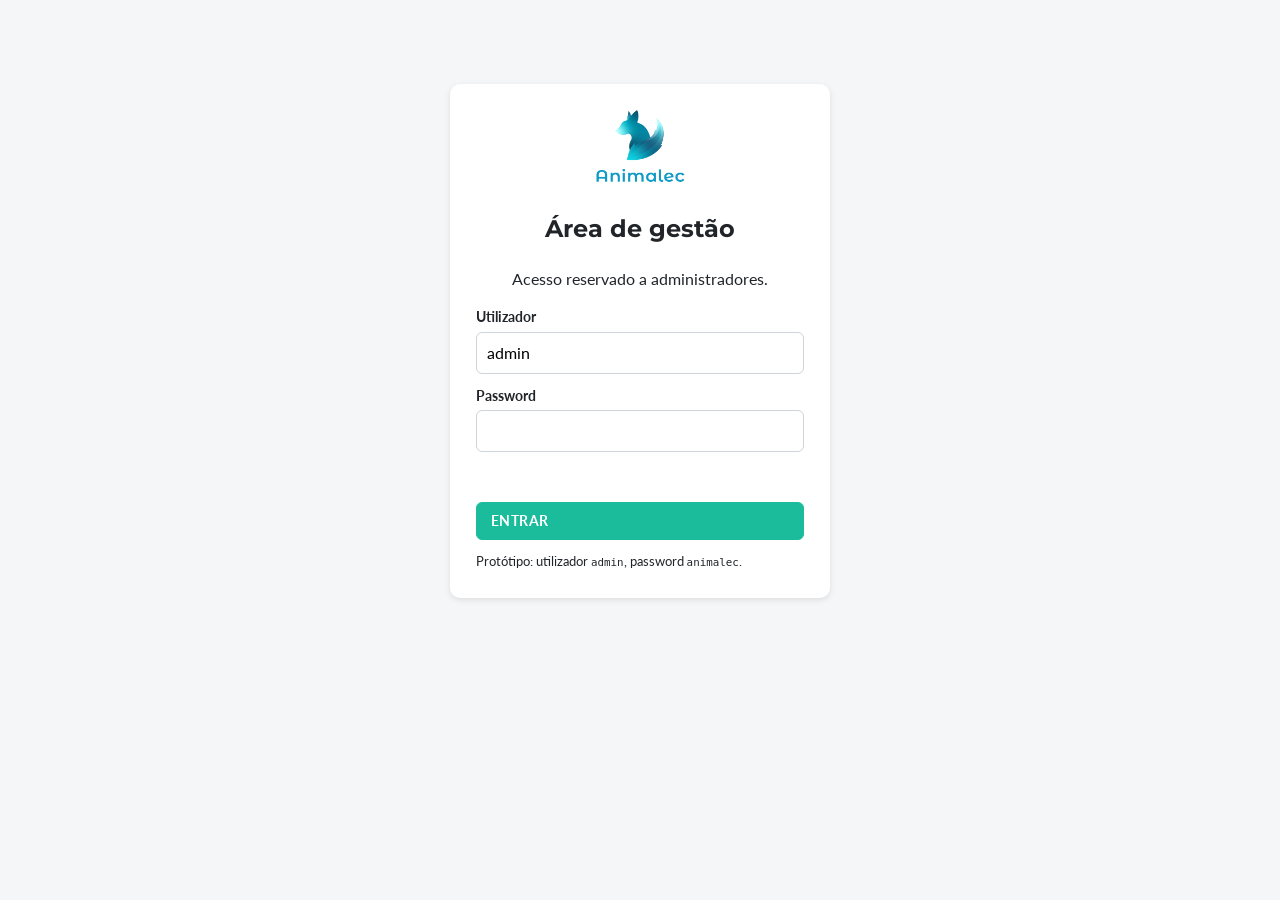
<file: prototipo/login.html>
<!DOCTYPE html>
<html lang="pt-PT">
<head>
  <meta charset="utf-8">
  <meta name="viewport" content="width=device-width, initial-scale=1">
  <title>Entrar · Animalec</title>
  <link rel="icon" href="img/animalec.ico">
  <link href="https://fonts.googleapis.com/css2?family=Lato:wght@400;700&family=Montserrat:wght@400;700&display=swap" rel="stylesheet">
  <link rel="stylesheet" href="css/admin.css">
  <script type="module" src="js/app.js"></script>
</head>
<body data-pagina="login">
  <main>
    <section class="login">
      <img src="img/animalec.png" alt="Logótipo do Animalec">
      <h1 id="t-login">Área de gestão</h1>
      <p>Acesso reservado a administradores.</p>
      <form id="form-login">
        <div class="campo"><label for="utilizador">Utilizador</label><input id="utilizador" name="utilizador" required value="admin"></div>
        <div class="campo"><label for="password">Password</label><input id="password" name="password" type="password" required></div>
        <p id="erro-login" class="erro-form"></p>
        <button class="botao cheio" type="submit">Entrar</button>
        <small>Protótipo: utilizador <code>admin</code>, password <code>animalec</code>.</small>
      </form>
    </section>
  </main>
</body>
</html>
</file>
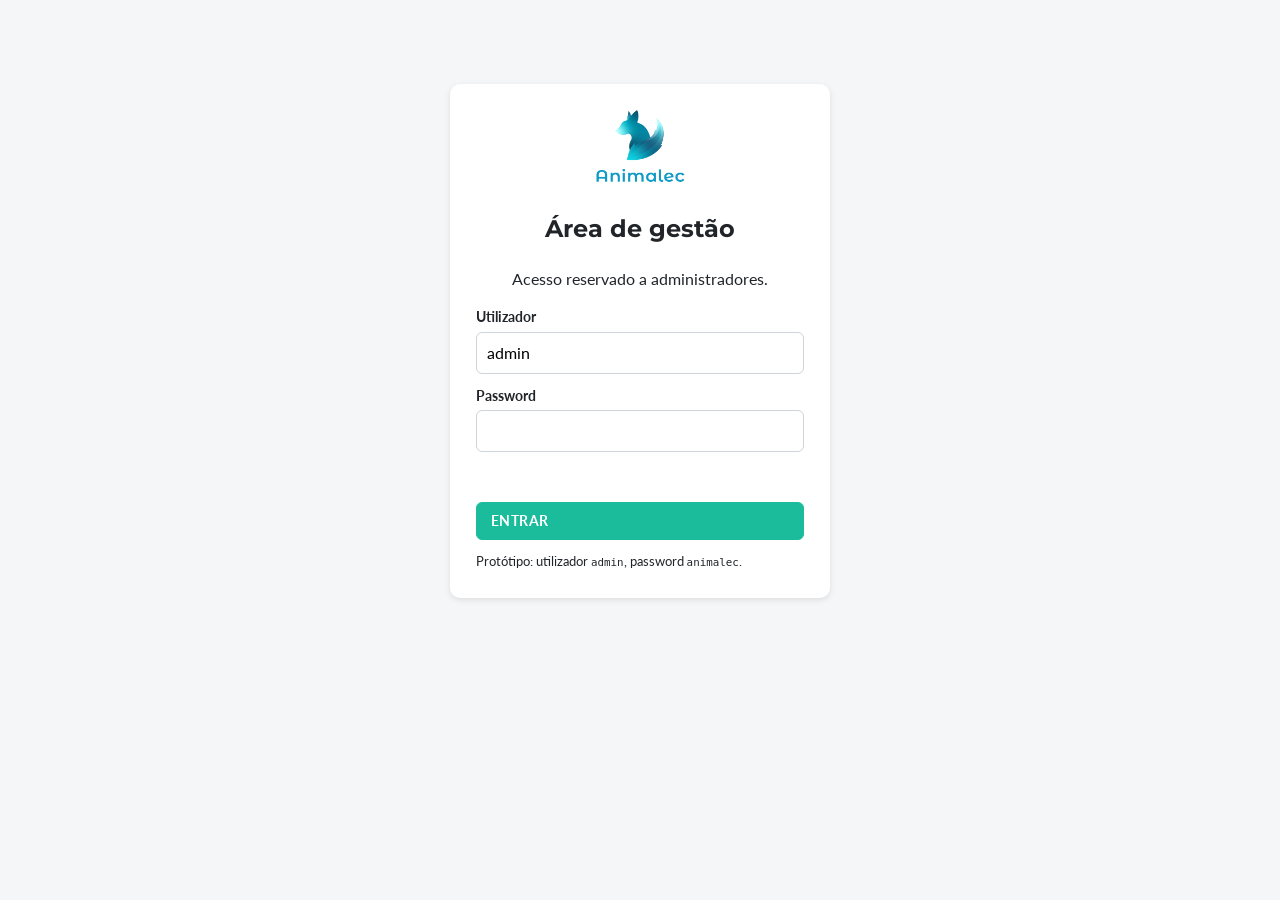
<file: prototipo/patrocinador.html>
<!DOCTYPE html>
<html lang="pt-PT">
<head>
  <meta charset="utf-8">
  <meta name="viewport" content="width=device-width, initial-scale=1">
  <title>Adicionar patrocinador · Animalec</title>
  <link rel="icon" href="img/animalec.ico">
  <link href="https://fonts.googleapis.com/css2?family=Lato:wght@400;700&family=Montserrat:wght@400;700&display=swap" rel="stylesheet">
  <link rel="stylesheet" href="css/admin.css">
  <script type="module" src="js/app.js"></script>
</head>
<body data-pagina="form-patrocinador">
  <header class="topo">
    <div class="topo-interno">
      <a class="marca" href="admin.html"><img src="img/animalec.png" alt=""><span>ANIMALEC<small>Gestão (back-office)</small></span></a>
      <nav class="menu">
        <ul>
          <li><a href="admin.html">Painel</a></li>
          <li><a href="animais.html">Animais</a></li>
          <li><a href="patrocinadores.html" aria-current="page">Patrocinadores <span class="novo">NOVO</span></a></li>
          <li><a href="especialistas.html">Especialistas <span class="novo">NOVO</span></a></li>
          <li><a href="existente.html?bloco=utilizadores">Utilizadores</a></li>
          <li><a href="existente.html?bloco=quizzes">Quizzes</a></li>
          <li><a href="#" data-acao="sair">Sair</a></li>
        </ul>
      </nav>
      <details class="menu-movel">
        <summary>Menu</summary>
        <ul>
          <li><a href="admin.html">Painel</a></li>
          <li><a href="animais.html">Animais</a></li>
          <li><a href="patrocinadores.html" aria-current="page">Patrocinadores</a></li>
          <li><a href="especialistas.html">Especialistas</a></li>
          <li><a href="existente.html?bloco=utilizadores">Utilizadores</a></li>
          <li><a href="existente.html?bloco=quizzes">Quizzes</a></li>
          <li><a href="#" data-acao="sair">Sair</a></li>
        </ul>
      </details>
    </div>
  </header>
  <main id="conteudo">
    <nav class="migalhas" aria-label="Localização"><ol><li><a href="admin.html">Painel</a></li><li><a href="patrocinadores.html">Patrocinadores</a></li><li id="migalha-atual" aria-current="page">Adicionar</li></ol></nav>
    <div class="cabecalho-pagina"><div><h1 id="titulo">Adicionar patrocinador</h1><p>Os campos com * são obrigatórios.</p></div></div>
    <form id="form" class="ficha" novalidate>
      <fieldset>
        <legend>Identificação</legend>
        <div class="grelha">
          <div class="campo"><label class="obrig" for="nome">Nome</label><input id="nome" name="nome" required maxlength="80" autocomplete="organization"></div>
          <div class="campo"><label class="obrig" for="tipo">Tipo de entidade</label>
            <select id="tipo" name="tipo" required><option>Empresa</option><option>ONG</option><option>Escola</option><option>Particular</option></select></div>
          <div class="campo"><label class="obrig" for="email">Email de contacto</label><input id="email" name="email" type="email" required autocomplete="email"></div>
          <div class="campo"><label for="website">Website</label><input id="website" name="website" type="url" placeholder="https://"></div>
        </div>
      </fieldset>
      <fieldset>
        <legend>Apoio</legend>
        <div class="grelha">
          <div class="campo"><label class="obrig" for="modalidade">Modalidade</label>
            <select id="modalidade" name="modalidade" required>
              <option value="apadrinhamento">Apadrinhamento anual</option><option value="donativo">Donativo pontual</option><option value="quiz">Patrocínio de quiz</option>
            </select><small>O apadrinhamento mostra o patrocinador na ficha do animal.</small></div>
          <div class="campo"><label class="obrig" for="valorAnual" id="rotulo-valor">Valor anual (€)</label><input id="valorAnual" name="valorAnual" type="number" min="0" step="10" required inputmode="numeric"></div>
          <div class="campo"><label class="obrig" for="inicio">Início</label><input id="inicio" name="inicio" type="date" required></div>
          <div class="campo" id="campo-fim"><label class="obrig" for="fim">Fim</label><input id="fim" name="fim" type="date"></div>
          <div class="campo inteira"><span class="campo"><label>Animais apoiados</label><small>Pode escolher vários.</small></span>
            <div id="lista-animais" class="lista-animais" role="group"></div></div>
          <div class="campo inteira"><label><input type="checkbox" name="mostrarNaApp" checked> Mostrar o patrocinador na ficha pública dos animais</label></div>
        </div>
      </fieldset>
      <fieldset>
        <legend>Gestão</legend>
        <div class="grelha">
          <div class="campo inteira"><label for="notas">Notas internas</label><textarea id="notas" name="notas" rows="3" maxlength="300"></textarea></div>
          <div class="campo"><label><input type="checkbox" name="ativo" checked> Patrocinador ativo</label></div>
        </div>
      </fieldset>
      <p id="erro" class="erro-form"></p>
      <div class="acoes-form"><a class="botao neutro" href="patrocinadores.html">Cancelar</a><button class="botao cheio" type="submit">Guardar</button></div>
    </form>
  </main>
  <footer class="rodape">
    <p>Animalec &middot; protótipo back-office (Tarefa 3.1b) &middot; dados simulados &middot;
      <button class="botao neutro" type="button" data-acao="repor" style="padding:2px 8px;font-size:.7rem">Repor dados</button></p>
  </footer>
</body>
</html>
</file>
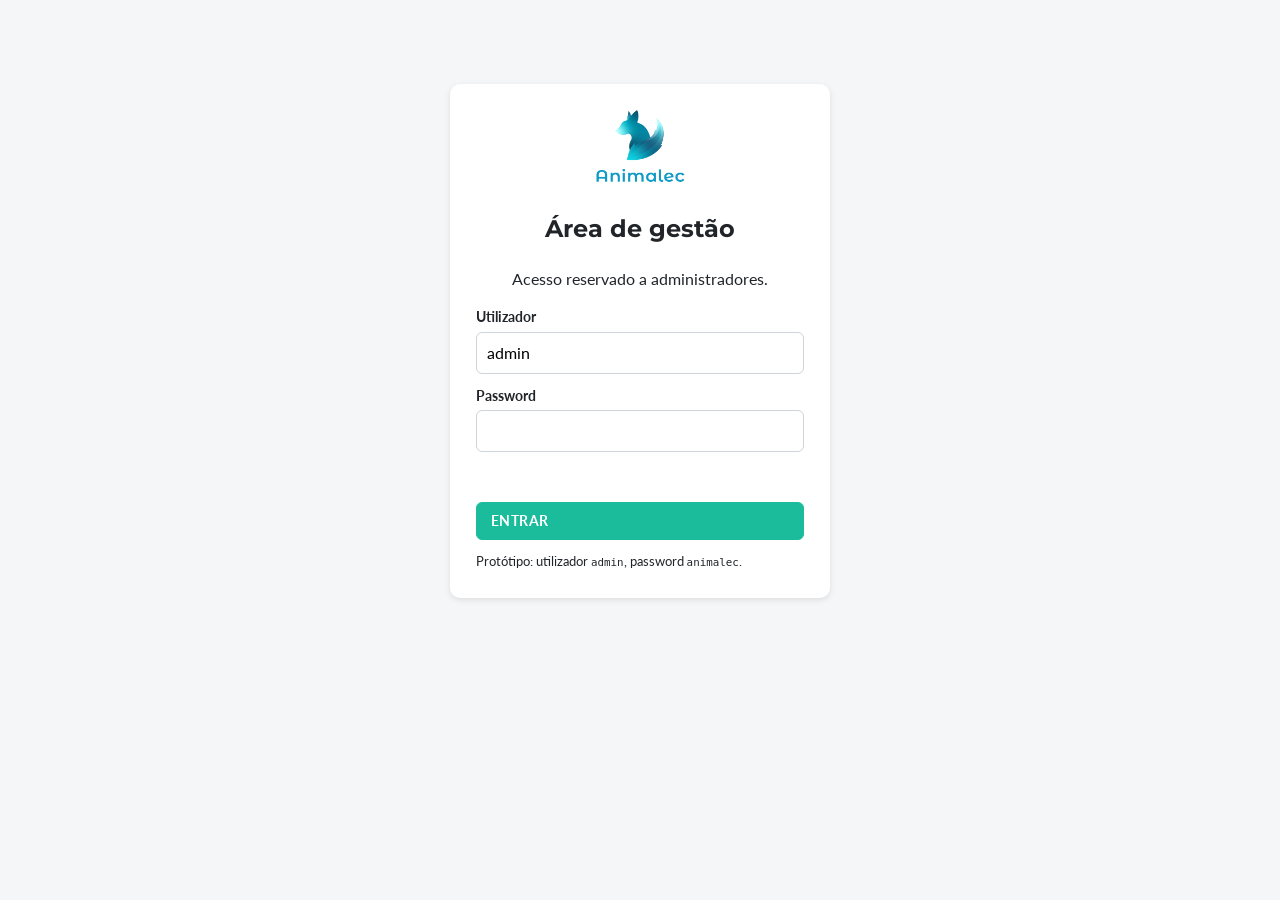
<file: prototipo/patrocinadores.html>
<!DOCTYPE html>
<html lang="pt-PT">
<head>
  <meta charset="utf-8">
  <meta name="viewport" content="width=device-width, initial-scale=1">
  <title>Patrocinadores · Animalec</title>
  <link rel="icon" href="img/animalec.ico">
  <link href="https://fonts.googleapis.com/css2?family=Lato:wght@400;700&family=Montserrat:wght@400;700&display=swap" rel="stylesheet">
  <link rel="stylesheet" href="css/admin.css">
  <script type="module" src="js/app.js"></script>
</head>
<body data-pagina="lista-patrocinadores">
  <header class="topo">
    <div class="topo-interno">
      <a class="marca" href="admin.html"><img src="img/animalec.png" alt=""><span>ANIMALEC<small>Gestão (back-office)</small></span></a>
      <nav class="menu">
        <ul>
          <li><a href="admin.html">Painel</a></li>
          <li><a href="animais.html">Animais</a></li>
          <li><a href="patrocinadores.html" aria-current="page">Patrocinadores <span class="novo">NOVO</span></a></li>
          <li><a href="especialistas.html">Especialistas <span class="novo">NOVO</span></a></li>
          <li><a href="existente.html?bloco=utilizadores">Utilizadores</a></li>
          <li><a href="existente.html?bloco=quizzes">Quizzes</a></li>
          <li><a href="#" data-acao="sair">Sair</a></li>
        </ul>
      </nav>
      <details class="menu-movel">
        <summary>Menu</summary>
        <ul>
          <li><a href="admin.html">Painel</a></li>
          <li><a href="animais.html">Animais</a></li>
          <li><a href="patrocinadores.html" aria-current="page">Patrocinadores</a></li>
          <li><a href="especialistas.html">Especialistas</a></li>
          <li><a href="existente.html?bloco=utilizadores">Utilizadores</a></li>
          <li><a href="existente.html?bloco=quizzes">Quizzes</a></li>
          <li><a href="#" data-acao="sair">Sair</a></li>
        </ul>
      </details>
    </div>
  </header>
  <main id="conteudo">
    <nav class="migalhas" aria-label="Localização"><ol><li><a href="admin.html">Painel</a></li><li id="migalha-atual" aria-current="page">Patrocinadores</li></ol></nav>
    <div class="cabecalho-pagina">
      <div><h1>Gestão de patrocinadores</h1><p>Quem apoia o Animalec e que animais apoia.</p></div>
      <div><a class="botao cheio" href="patrocinador.html">Adicionar patrocinador</a> <a class="botao" href="admin.html">Menu principal</a></div>
    </div>
    <form id="filtros" class="filtros" onsubmit="return false">
      <label>Pesquisar<input name="pesquisa" type="search" placeholder="Nome ou animal…"></label>
      <label>Modalidade
        <select name="modalidade"><option value="">Todas</option><option value="apadrinhamento">Apadrinhamento anual</option><option value="donativo">Donativo pontual</option><option value="quiz">Patrocínio de quiz</option></select>
      </label>
      <label>Estado<select name="estado"><option value="">Todos</option><option value="ativo">Ativos</option><option value="inativo">Inativos</option></select></label>
      <output id="total"></output>
    </form>
    <div class="tabela-contentor">
      <table id="tabela">
        <caption>Lista de patrocinadores (ordenada por nome)</caption>
        <thead><tr><th scope="col">Nome</th><th scope="col">Modalidade</th><th scope="col">Animais</th><th scope="col">Valor/ano</th><th scope="col">Período</th><th scope="col">Estado</th><th scope="col">Ações</th></tr></thead>
        <tbody></tbody>
      </table>
    </div>
  </main>
  <footer class="rodape">
    <p>Animalec &middot; protótipo back-office (Tarefa 3.1b) &middot; dados simulados &middot;
      <button class="botao neutro" type="button" data-acao="repor" style="padding:2px 8px;font-size:.7rem">Repor dados</button></p>
  </footer>
  <dialog id="dialogo-ver">
    <header><h2 id="dlg-ver-titulo">Detalhe</h2><button class="fechar" type="button" data-fechar>×</button></header>
    <div class="corpo"><dl></dl></div>
    <footer><button class="botao neutro" type="button" data-fechar>Fechar</button></footer>
  </dialog>
  <dialog id="dialogo-remover">
    <form method="dialog">
      <header><h2 id="dlg-rem-titulo">Confirmar remoção</h2></header>
      <div class="corpo"><p></p></div>
      <footer><button class="botao neutro" value="nao">Cancelar</button><button class="botao perigo" value="sim">Remover</button></footer>
    </form>
  </dialog>
</body>
</html>
</file>
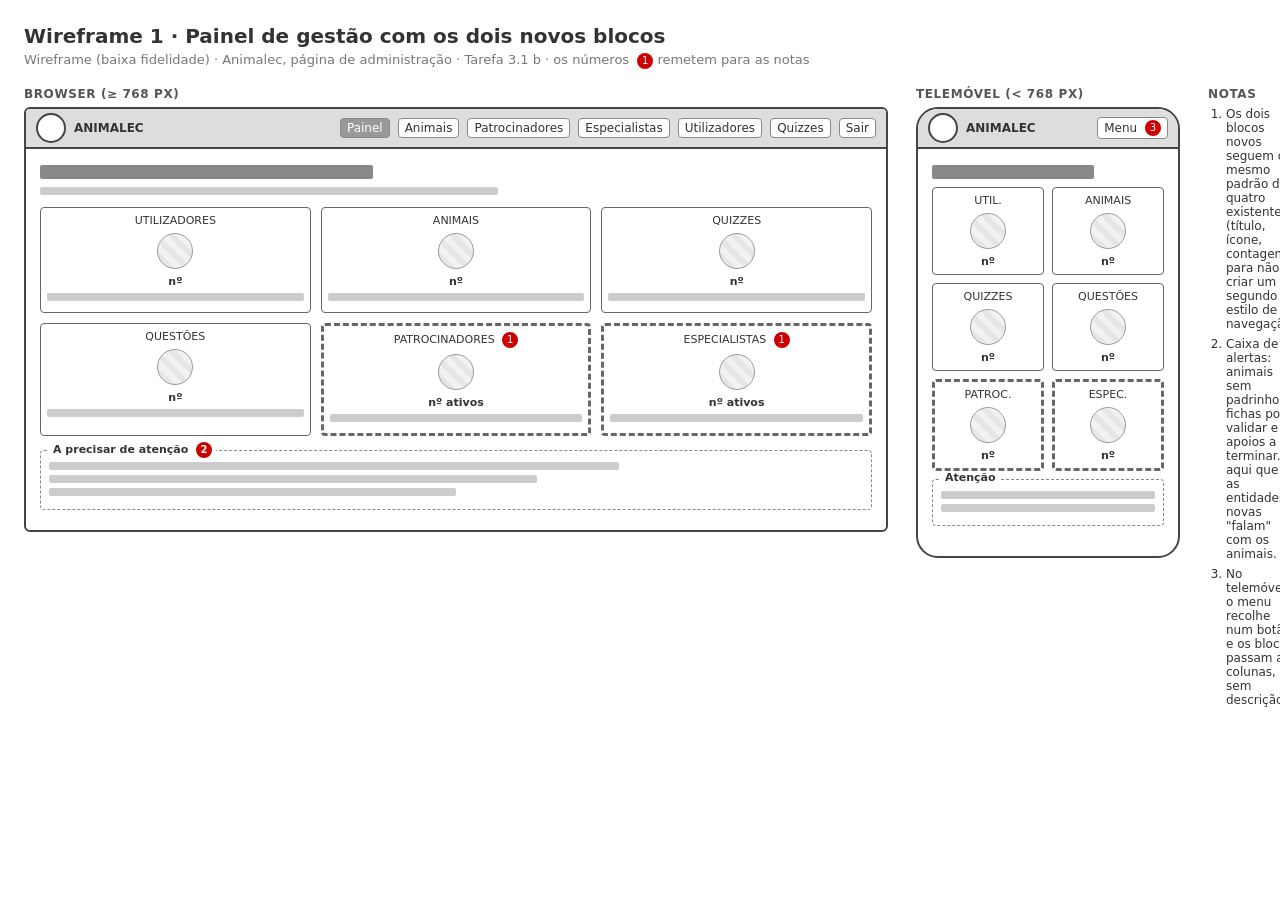
<file: wireframes/wireframes.html>
<!DOCTYPE html>
<html lang="pt-PT">
<head>
<meta charset="utf-8">
<title>Wireframes · Patrocinadores e Especialistas · Animalec</title>
<style>
  /* Baixa fidelidade: só cinzentos, caixas e texto de exemplo. Sem cores, sem imagens, sem marca. */
  body { font-family: "Comic Neue", "Segoe Print", "DejaVu Sans", sans-serif; background: #fff; color: #333; margin: 0; padding: 24px; }
  h1 { font-size: 20px; margin: 0 0 4px; } .sub { color: #777; margin: 0 0 18px; font-size: 13px; }
  .folha { display: none; } .folha.ativa { display: block; }
  .par { display: flex; gap: 28px; align-items: flex-start; }
  .rotulo { font-size: 12px; font-weight: bold; color: #555; margin: 0 0 6px; text-transform: uppercase; letter-spacing: .05em; }
  .ecra { border: 2px solid #444; border-radius: 6px; background: #fff; overflow: hidden; }
  .desk { width: 860px; } .mob { width: 260px; border-radius: 22px; padding-bottom: 10px; }
  .barra { background: #ddd; border-bottom: 2px solid #444; height: 38px; display: flex; align-items: center; gap: 8px; padding: 0 10px; font-size: 12px; }
  .barra .logo { width: 26px; height: 26px; border: 2px solid #444; border-radius: 50%; background: #fff; }
  .barra .item { border: 1.5px solid #888; border-radius: 4px; padding: 2px 6px; background: #fff; }
  .barra .item.on { background: #999; color: #fff; }
  .barra .esp { flex: 1; }
  .zona { padding: 12px 14px; }
  .t { height: 14px; background: #888; width: 40%; border-radius: 2px; margin: 4px 0 8px; }
  .l { height: 8px; background: #ccc; border-radius: 2px; margin: 5px 0; }
  .btn { display: inline-block; border: 1.5px solid #555; border-radius: 4px; padding: 3px 8px; font-size: 11px; margin: 2px 3px 2px 0; background: #fff; }
  .btn.f { background: #777; color: #fff; }
  .x { border: 1.5px solid #999; background: repeating-linear-gradient(45deg, #f2f2f2, #f2f2f2 6px, #e6e6e6 6px, #e6e6e6 12px); }
  .grelha3 { display: grid; grid-template-columns: repeat(3, 1fr); gap: 10px; }
  .grelha2 { display: grid; grid-template-columns: repeat(2, 1fr); gap: 8px; }
  .card { border: 1.5px solid #666; border-radius: 4px; padding: 6px; font-size: 11px; text-align: center; }
  .card .ic { width: 34px; height: 34px; margin: 6px auto; border-radius: 50%; }
  .card.novo { border-width: 3px; border-style: dashed; }
  table { width: 100%; border-collapse: collapse; font-size: 11px; }
  th { background: #bbb; text-align: left; padding: 5px; border: 1px solid #888; }
  td { border: 1px solid #bbb; padding: 5px; height: 26px; }
  .campo { margin: 6px 0; font-size: 11px; } .campo .in { height: 22px; border: 1.5px solid #888; border-radius: 3px; margin-top: 2px; background: #fff; }
  .fs { border: 1.5px dashed #888; border-radius: 4px; padding: 6px 8px 8px; margin: 8px 0; position: relative; }
  .fs > b { position: absolute; top: -9px; left: 8px; background: #fff; padding: 0 4px; font-size: 11px; }
  .chk { display: inline-block; width: 10px; height: 10px; border: 1.5px solid #555; margin-right: 4px; vertical-align: middle; }
  .nota { font-size: 11px; color: #c00; font-family: "DejaVu Sans", sans-serif; }
  .cartao { border: 1.5px solid #888; border-radius: 4px; padding: 6px; margin: 6px 0; font-size: 10.5px; }
  .anot { width: 230px; font-family: "DejaVu Sans", sans-serif; font-size: 12px; }
  .anot ol { padding-left: 18px; margin: 0; } .anot li { margin-bottom: 6px; }
  .num { display: inline-grid; place-items: center; width: 16px; height: 16px; border-radius: 50%; background: #c00; color: #fff; font-size: 10px; font-family: "DejaVu Sans", sans-serif; vertical-align: middle; margin-left: 4px; }
  .modal { border: 2px solid #444; border-radius: 6px; width: 300px; margin: 10px auto; background: #fff; box-shadow: 4px 4px 0 #bbb; }
  .modal .mt { background: #999; color: #fff; padding: 4px 8px; font-size: 11px; }
</style>
</head>
<body>
<header>
  <h1 id="titulo"></h1>
  <p class="sub">Wireframe (baixa fidelidade) · Animalec, página de administração · Tarefa 3.1 b · os números <span class="num">1</span> remetem para as notas</p>
</header>

<!-- ================= PAINEL ================= -->
<section class="folha" id="painel" data-titulo="Wireframe 1 · Painel de gestão com os dois novos blocos">
  <div class="par">
    <div><p class="rotulo">Browser (≥ 768 px)</p>
      <div class="ecra desk">
        <div class="barra"><span class="logo"></span><b>ANIMALEC</b><span class="esp"></span><span class="item on">Painel</span><span class="item">Animais</span><span class="item">Patrocinadores</span><span class="item">Especialistas</span><span class="item">Utilizadores</span><span class="item">Quizzes</span><span class="item">Sair</span></div>
        <div class="zona">
          <div class="t"></div><div class="l" style="width:55%"></div>
          <div class="grelha3" style="margin-top:12px">
            <div class="card">UTILIZADORES<div class="ic x"></div><b>nº</b><div class="l"></div></div>
            <div class="card">ANIMAIS<div class="ic x"></div><b>nº</b><div class="l"></div></div>
            <div class="card">QUIZZES<div class="ic x"></div><b>nº</b><div class="l"></div></div>
            <div class="card">QUESTÕES<div class="ic x"></div><b>nº</b><div class="l"></div></div>
            <div class="card novo">PATROCINADORES <span class="num">1</span><div class="ic x"></div><b>nº ativos</b><div class="l"></div></div>
            <div class="card novo">ESPECIALISTAS <span class="num">1</span><div class="ic x"></div><b>nº ativos</b><div class="l"></div></div>
          </div>
          <div class="fs" style="margin-top:14px"><b>A precisar de atenção <span class="num">2</span></b><div class="l" style="width:70%"></div><div class="l" style="width:60%"></div><div class="l" style="width:50%"></div></div>
        </div>
      </div></div>
    <div><p class="rotulo">Telemóvel (&lt; 768 px)</p>
      <div class="ecra mob">
        <div class="barra"><span class="logo"></span><b>ANIMALEC</b><span class="esp"></span><span class="item"> Menu <span class="num">3</span></span></div>
        <div class="zona"><div class="t" style="width:70%"></div>
          <div class="grelha2">
            <div class="card">UTIL.<div class="ic x"></div><b>nº</b></div><div class="card">ANIMAIS<div class="ic x"></div><b>nº</b></div>
            <div class="card">QUIZZES<div class="ic x"></div><b>nº</b></div><div class="card">QUESTÕES<div class="ic x"></div><b>nº</b></div>
            <div class="card novo">PATROC.<div class="ic x"></div><b>nº</b></div><div class="card novo">ESPEC.<div class="ic x"></div><b>nº</b></div>
          </div>
          <div class="fs"><b>Atenção</b><div class="l"></div><div class="l"></div></div>
        </div>
      </div></div>
    <div class="anot"><p class="rotulo">Notas</p><ol>
      <li>Os dois blocos novos seguem o mesmo padrão dos quatro existentes (título, ícone, contagem), para não criar um segundo estilo de navegação.</li>
      <li>Caixa de alertas: animais sem padrinho, fichas por validar e apoios a terminar. É aqui que as entidades novas "falam" com os animais.</li>
      <li>No telemóvel o menu recolhe num botão e os blocos passam a 2 colunas, sem descrição.</li>
    </ol></div>
  </div>
</section>

<!-- ================= PATROCINADORES ================= -->
<section class="folha" id="patrocinadores" data-titulo="Wireframe 2 · Patrocinadores (lista e formulário)">
  <div class="par">
    <div><p class="rotulo">Browser · lista</p>
      <div class="ecra desk">
        <div class="barra"><span class="logo"></span><b>ANIMALEC</b><span class="esp"></span><span class="item">Painel</span><span class="item">Animais</span><span class="item on">Patrocinadores</span><span class="item">Especialistas</span><span class="item">…</span></div>
        <div class="zona">
          <div class="l" style="width:20%"></div><div class="t" style="width:35%"></div>
          <div style="text-align:right"><span class="btn f">+ ADICIONAR PATROCINADOR</span><span class="btn"> MENU PRINCIPAL</span></div>
          <div class="fs"><b>Filtros <span class="num">1</span></b>[ pesquisar… ] [ modalidade ▾ ] [ estado ▾ ] <span style="float:right">nº · total €/ano</span></div>
          <table><tr><th>NOME / tipo</th><th>MODALIDADE <span class="num">2</span></th><th>ANIMAIS</th><th>VALOR/ANO</th><th>PERÍODO</th><th>ESTADO</th><th>AÇÕES</th></tr>
            <tr><td>Mar Limpo<br>ONG</td><td>[apadrinhamento]</td><td>(tartaruga)</td><td>1200 €</td><td>01/01–31/12</td><td>[ativo]</td><td><span class="btn">EDITAR</span><span class="btn">VER</span><span class="btn">REMOVER</span></td></tr>
            <tr><td></td><td></td><td></td><td></td><td></td><td></td><td><span class="btn">EDITAR</span><span class="btn">VER</span><span class="btn">REMOVER</span></td></tr>
            <tr><td></td><td></td><td></td><td></td><td></td><td></td><td><span class="btn">EDITAR</span><span class="btn">VER</span><span class="btn">REMOVER</span></td></tr></table>
          <div class="modal"><div class="mt">REMOVER? <span class="num">3</span></div><div class="zona" style="font-size:11px">"Os animais deixam de mostrar este apoio."<br><span class="btn">CANCELAR</span><span class="btn f">REMOVER</span></div></div>
        </div></div>
      <p class="rotulo" style="margin-top:14px">Browser · formulário (adicionar / editar)</p>
      <div class="ecra desk"><div class="zona">
        <div class="t" style="width:30%"></div>
        <div class="fs"><b>Identificação</b><div class="grelha2"><div class="campo">Nome *<div class="in"></div></div><div class="campo">Tipo * ▾<div class="in"></div></div><div class="campo">Email *<div class="in"></div></div><div class="campo">Website<div class="in"></div></div></div></div>
        <div class="fs"><b>Apoio <span class="num">4</span></b><div class="grelha2"><div class="campo">Modalidade * ▾<div class="in"></div></div><div class="campo">Valor (€) *<div class="in"></div></div><div class="campo">Início *<div class="in"></div></div><div class="campo">Fim *<div class="in"></div></div></div>
          <div class="campo">Animais apoiados <span class="num">5</span></div><div><span class="chk"></span>cão <span class="chk"></span>gato <span class="chk"></span>pardal <span class="chk"></span>lince … </div>
          <div class="campo"><span class="chk"></span>Mostrar na ficha pública</div></div>
        <div class="fs"><b>Gestão</b><div class="campo">Notas internas<div class="in" style="height:34px"></div></div><span class="chk"></span>Ativo</div>
        <div style="text-align:right"><span class="btn">CANCELAR</span><span class="btn f">GUARDAR</span></div>
      </div></div>
    </div>
    <div><p class="rotulo">Telemóvel · lista <span class="num">6</span></p>
      <div class="ecra mob"><div class="barra"><span class="logo"></span><b>ANIMALEC</b><span class="esp"></span><span class="item"></span></div>
        <div class="zona"><div class="t" style="width:80%"></div><span class="btn f">+ ADICIONAR</span><div class="fs"><b>Filtros</b><div class="in" style="height:18px;border:1.5px solid #888"></div></div>
          <div class="cartao"><b>Mar Limpo</b> · ONG<br>MODALIDADE [apadrinhamento]<br>ANIMAIS (tartaruga)<br>VALOR 1200 €<br><span class="btn">EDITAR</span><span class="btn">VER</span><span class="btn">REMOVER</span></div>
          <div class="cartao"><div class="l"></div><div class="l"></div><div class="l"></div><span class="btn">EDITAR</span><span class="btn">VER</span><span class="btn">REMOVER</span></div>
        </div></div>
      <p class="rotulo" style="margin-top:14px">Telemóvel · formulário</p>
      <div class="ecra mob"><div class="zona">
        <div class="t" style="width:80%"></div>
        <div class="campo">Nome *<div class="in"></div></div><div class="campo">Tipo *<div class="in"></div></div><div class="campo">Email *<div class="in"></div></div>
        <div class="campo">Modalidade *<div class="in"></div></div><div class="campo">Valor *<div class="in"></div></div><div class="campo">Início * / Fim *<div class="in"></div></div>
        <div class="campo">Animais<div class="in" style="height:44px"></div></div>
        <span class="btn" style="width:42%">CANCELAR</span><span class="btn f" style="width:42%">GUARDAR</span>
      </div></div>
    </div>
    <div class="anot"><p class="rotulo">Notas</p><ol>
      <li>Filtros e total de apoio ativo: o administrador quer saber "quanto entra" sem exportar dados.</li>
      <li>A modalidade separa três relações diferentes com o projeto: apadrinhar um animal, dar um donativo ou patrocinar um quiz.</li>
      <li>Ações iguais às do livro (EDITAR, VER, REMOVER). Remover pede confirmação e explica a consequência.</li>
      <li>Num donativo pontual o campo "Fim" desaparece e o valor deixa de ser anual.</li>
      <li>Relação N:N com animais: um patrocinador pode apoiar vários animais e vice-versa.</li>
      <li>No telemóvel a tabela passa a cartões (um por patrocinador) e os botões ocupam a largura toda.</li>
    </ol></div>
  </div>
</section>

<!-- ================= ESPECIALISTAS ================= -->
<section class="folha" id="especialistas" data-titulo="Wireframe 3 · Especialistas (lista, formulário e efeito na ficha do animal)">
  <div class="par">
    <div><p class="rotulo">Browser · lista</p>
      <div class="ecra desk">
        <div class="barra"><span class="logo"></span><b>ANIMALEC</b><span class="esp"></span><span class="item">Painel</span><span class="item">Animais</span><span class="item">Patrocinadores</span><span class="item on">Especialistas</span><span class="item">…</span></div>
        <div class="zona">
          <div class="t" style="width:35%"></div>
          <div style="text-align:right"><span class="btn f">+ ADICIONAR ESPECIALISTA</span><span class="btn"> MENU PRINCIPAL</span></div>
          <div class="fs"><b>Filtros</b>[ pesquisar… ] [ especialidade ▾ ]</div>
          <table><tr><th>NOME / instituição</th><th>ESPECIALIDADE</th><th>ACOMPANHA</th><th>REVISÕES <span class="num">1</span></th><th>QUIZZES</th><th>AÇÕES</th></tr>
            <tr><td>Dra. Ana Ribeiro<br>Univ. Évora</td><td>mamífero</td><td>(lince) (lobo)</td><td>[1 por rever]</td><td>valida</td><td><span class="btn">EDITAR</span><span class="btn">VER</span><span class="btn">REMOVER</span></td></tr>
            <tr><td></td><td></td><td></td><td></td><td></td><td><span class="btn">EDITAR</span><span class="btn">VER</span><span class="btn">REMOVER</span></td></tr></table>
        </div></div>
      <p class="rotulo" style="margin-top:14px">Browser · formulário</p>
      <div class="ecra desk"><div class="zona">
        <div class="t" style="width:30%"></div>
        <div class="fs"><b>Identificação</b><div class="grelha2"><div class="campo">Nome *<div class="in"></div></div><div class="campo">Grau académico * ▾<div class="in"></div></div><div class="campo">Instituição * (sugestões) <span class="num">2</span><div class="in"></div></div><div class="campo">Email *<div class="in"></div></div><div class="campo">ORCID (formato validado) <span class="num">3</span><div class="in"></div></div></div></div>
        <div class="fs"><b>Área científica</b><div class="grelha2"><div class="campo">Especialidade (grupo) * ▾<div class="in"></div></div><div class="campo"><span class="chk"></span>mostrar todos os grupos</div></div>
          <div class="campo">Animais que acompanha <span class="num">4</span></div><div><span class="chk"></span>lince <span class="chk"></span>lobo <span class="chk"></span>cão …</div>
          <div class="campo"><span class="chk"></span>Registar validação hoje <span class="num">5</span> &nbsp; <span class="chk"></span>Valida quizzes &nbsp; <span class="chk"></span>Ativo</div>
          <div class="campo">Nota biográfica<div class="in" style="height:30px"></div></div></div>
        <div style="text-align:right"><span class="btn">CANCELAR</span><span class="btn f">GUARDAR</span></div>
      </div></div>
    </div>
    <div><p class="rotulo">Telemóvel · lista</p>
      <div class="ecra mob"><div class="barra"><span class="logo"></span><b>ANIMALEC</b><span class="esp"></span><span class="item"></span></div>
        <div class="zona"><div class="t" style="width:80%"></div><span class="btn f">+ ADICIONAR</span>
          <div class="cartao"><b>Dra. Ana Ribeiro</b><br>ESPECIALIDADE mamífero<br>ACOMPANHA (lince)(lobo)<br>REVISÕES [1 por rever]<br><span class="btn">EDITAR</span><span class="btn">VER</span><span class="btn">REMOVER</span></div>
          <div class="cartao"><div class="l"></div><div class="l"></div><span class="btn">EDITAR</span><span class="btn">VER</span><span class="btn">REMOVER</span></div>
        </div></div>
      <p class="rotulo" style="margin-top:14px">Telemóvel · ficha pública do animal <span class="num">6</span></p>
      <div class="ecra mob"><div class="zona">
        <div class="x" style="height:60px;border-radius:4px"></div><div class="t" style="width:60%"></div><div class="l"></div><div class="l"></div>
        <div class="fs"><b>Validação científica</b> revisto por Dra. … em dd/mm/aaaa</div>
        <div class="fs"><b>Padrinhos</b>[logo] Mar Limpo · apadrinhamento</div>
      </div></div>
    </div>
    <div class="anot"><p class="rotulo">Notas</p><ol>
      <li>A coluna de revisões resume o estado: uma validação com mais de um ano conta como "por rever".</li>
      <li>Instituição com sugestões (datalist) para evitar grafias diferentes da mesma universidade.</li>
      <li>ORCID opcional, com o formato verificado pelo próprio browser.</li>
      <li>A lista de animais filtra-se pelo grupo da especialidade, mas pode alargar-se (ex.: um ornitólogo que acompanha um anfíbio).</li>
      <li>"Registar validação hoje" é o gesto que alimenta o selo da ficha e os alertas do painel.</li>
      <li>Efeito no front-office: a ficha mostra quem validou o conteúdo e quem o apoia.</li>
    </ol></div>
  </div>
</section>
<script>
  const id = location.hash.slice(1) || "painel";
  const s = document.getElementById(id); s.classList.add("ativa");
  document.getElementById("titulo").textContent = s.dataset.titulo;
</script>
</body>
</html>
</file>
<file: prototipo/css/admin.css>
:root {
  --verde: #1abc9c;
  --verde-escuro: #148f77;
  --ardosia: #2c3e50;
  --ardosia-2: #34495e;
  --fundo: #f4f6f7;
  --branco: #fff;
  --texto: #212529;
  --suave: #6c757d;
  --linha: #dee2e6;
  --perigo: #dc3545;
  --aviso: #f39c12;
  --raio: 8px;
  --sombra: 0 2px 6px rgba(0,0,0,.1);
}

* { box-sizing: border-box; }

body {
  margin:0;
  font-family: "Lato", -apple-system, "Segoe UI", Roboto, Arial, sans-serif;
  background: var(--fundo);
  color: var(--texto);
  line-height: 1.5;
}

h1, h2, h3, legend, .marca { font-family: "Montserrat", "Segoe UI", Arial, sans-serif; }

a { color: var(--verde-escuro); }

/* dialogos */
dialog { border: 0; border-radius: 10px; padding: 0; max-width: 520px; width: calc(100% - 32px); box-shadow: 0 20px 50px rgba(0,0,0,.3); }
dialog::backdrop { background: rgba(44, 62, 80, .55); }
dialog header { background: var(--ardosia); color: #fff; padding: 12px 16px; display: flex; justify-content: space-between; align-items: center; }
dialog header h2 { margin: 0; font-size: 1.05rem; }
dialog .corpo { padding: 14px 18px; }
dialog dl { display: grid; grid-template-columns: 130px 1fr; gap: 6px 10px; margin: 0; }
dialog dt { font-weight: 700; color: var(--suave); font-size: .85rem; }
dialog dd { margin: 0; }
dialog footer { padding: 10px 16px 16px; display: flex; justify-content: flex-end; gap: 8px; }
.fechar { background: none; border: 0; color: #fff; font-size: 1.4rem; cursor: pointer; line-height: 1; }

/* navegacao */
.topo {
  background: var(--ardosia);
  color: var(--branco);
  position: sticky; top: 0; z-index: 10;
}
.topo-interno {
  max-width: 1180px;
  margin:0 auto;
  padding: 10px 20px;
  display: flex; align-items: center; justify-content: space-between; gap: 16px;
}
.marca { display: flex; align-items: center; gap: 10px; color: var(--branco); text-decoration: none; font-weight: 700; }
.marca img { width: 38px; height: auto; background: var(--branco); border-radius: 50%; padding: 3px; }
.marca small { font-weight: 400; opacity: .75; font-size: .75rem; display: block; letter-spacing: .02em; }

.menu ul { list-style: none; margin: 0; padding: 0; display: flex; gap: 4px; flex-wrap: wrap; }
.menu a {
  color: #dfe6e9; text-decoration: none; padding: 7px 12px; border-radius: 6px; font-size: .92rem;
  display: inline-flex; align-items: center; gap: 6px;
}
.menu a:hover, .menu a:focus-visible { background: var(--ardosia-2); color: var(--branco); }
.menu a[aria-current="page"] { background: var(--verde); color: var(--branco); font-weight: 700; }
.menu .novo { font-size: .62rem; background: var(--aviso); color: #fff; padding: 1px 5px; border-radius: 4px; font-weight: 700; }

.menu-movel { display: none; }
.menu-movel summary {
  list-style: none; cursor: pointer; border: 1px solid #5d6d7e; border-radius: 6px; padding: 6px 12px; color: #fff;
}
.menu-movel summary::-webkit-details-marker { display: none; }

main { max-width: 1180px; margin: 0 auto; padding: 24px 20px 48px; }

.migalhas { font-size: .85rem; color: var(--suave); margin-bottom: 8px; }
.migalhas ol { list-style: none; padding: 0; margin:0; display: flex; flex-wrap: wrap; gap: 6px; }
.migalhas li + li::before { content: "›"; margin-right: 6px; }

.cabecalho-pagina {
  display: flex;
  justify-content: space-between;
  align-items: flex-end;
  gap: 12px;
  flex-wrap: wrap;
  margin-bottom: 18px;
}
.cabecalho-pagina h1 { margin: 0; font-size: 1.6rem; color: var(--ardosia); text-transform: uppercase; }
.cabecalho-pagina p { margin: 4px 0 0; color: var(--suave); }

/* botoes */
.botao {
  display: inline-flex; align-items: center; gap: 6px; padding: 8px 14px; border-radius: 6px;
  border: 1.5px solid var(--verde); background: transparent; color: var(--verde-escuro);
  font: inherit; font-size: .85rem; font-weight: 700; text-transform: uppercase; letter-spacing: .03em;
  cursor: pointer; text-decoration: none;
}
.botao:hover, .botao:focus-visible { background: var(--verde); color: #fff; }
.botao.cheio { background: var(--verde); color: #fff; }
.botao.cheio:hover { background: var(--verde-escuro); }
.botao.perigo { border-color: var(--perigo); color: var(--perigo); }
.botao.perigo:hover { background: var(--perigo); color: #fff; }
.botao.neutro { border-color: var(--suave); color: var(--suave); }
.botao.neutro:hover { background: var(--suave); color: #fff; }

/* painel */
.painel { display: grid; grid-template-columns: repeat(3, 1fr); gap: 18px; }
.bloco {
  background: var(--branco);
  border-radius: var(--raio);
  box-shadow: var(--sombra);
  overflow: hidden;
  display: flex;
  flex-direction: column;
  text-decoration: none;
  color: inherit;
  border: 2px solid transparent;
}
.bloco:hover, .bloco:focus-visible { border-color: var(--verde); transform: translateY(-2px); }
.bloco header { background: var(--ardosia-2); color: #fff; padding: 10px 14px; font-family: "Montserrat", Arial, sans-serif; font-weight: 700; text-transform: uppercase; font-size: .85rem; letter-spacing: .05em; display: flex; justify-content: space-between; }
.bloco .icone { font-size: 2.6rem; text-align: center; padding: 18px 0 6px; }
.bloco .num { text-align: center; font-size: 1.8rem; font-weight: 700; color: var(--ardosia); }
.bloco .desc { text-align: center; color: var(--suave); font-size: .88rem; padding: 0 14px 16px; }
.bloco.nova header { background: var(--verde-escuro); }
.etiqueta-nova { background: var(--aviso); color: #fff; font-size: .65rem; padding: 2px 6px; border-radius: 4px; }

.alertas { margin-top: 22px; background: var(--branco); border-left: 4px solid var(--aviso); border-radius: var(--raio); padding: 12px 16px; box-shadow: var(--sombra); }
.alertas h2 { font-size: 1rem; margin: 0 0 6px; }
.alertas ul { margin: 0; padding-left: 18px; }

/* TODO: ajustar cores no modo escuro */

.filtros { display: flex; gap: 10px; flex-wrap: wrap; align-items: flex-end; background: var(--branco); padding: 12px 14px; border-radius: var(--raio); box-shadow: var(--sombra); margin-bottom: 14px; }
.filtros label { display: flex; flex-direction: column; font-size: .78rem; color: var(--suave); gap: 3px; }
.filtros input,
.filtros select {
  font: inherit;
  padding: 6px 8px;
  border: 1px solid var(--linha);
  border-radius: 6px;
  min-width: 160px;
}
.filtros output { margin-left: auto; font-size: .9rem; color: var(--ardosia); }

/* tabela */
/* .tabela-contentor { overflow-x: auto; } */
.tabela-contentor { background: var(--branco); border-radius: var(--raio); box-shadow: var(--sombra); overflow: hidden; }
table { width: 100%; border-collapse: collapse; }
caption { text-align: left; padding: 10px 14px; color: var(--suave); font-size: .85rem; }
thead th { background: var(--ardosia); color: #fff; text-align: left; font-size: .78rem; text-transform: uppercase; padding: 10px 12px; }
tbody td { padding: 10px 12px; border-top: 1px solid var(--linha); vertical-align: middle; font-size: .93rem; }
tbody tr:nth-child(even) { background: #fafbfc; }
td.acoes { white-space: nowrap; }
td.acoes .botao { padding: 5px 9px; font-size: .72rem; margin: 2px 0; }
.vazio { padding: 24px; text-align: center; color: var(--suave); }

.selo { display: inline-block; padding: 2px 8px; border-radius: 999px; font-size: .74rem; font-weight: 700; }
.selo.apadrinhamento { background: #e8f8f5; color: #117a65; }
.selo.donativo { background: #fef5e7; color: #9c640c; }
.selo.quiz { background: #ebf5fb; color: #1f618d; }
.selo.inativo { background: #eee; color: #777; }
.selo.ok { background: #e8f8f5; color: #117a65; }
.selo.atraso { background: #fdedec; color: #a93226; }

.chips { display: flex; flex-wrap: wrap; gap: 4px; }
.chip { background: #eef2f3; border-radius: 999px; padding: 1px 8px; font-size: .78rem; }

form.ficha { background: var(--branco); border-radius: var(--raio); box-shadow: var(--sombra); padding: 18px 20px; }
fieldset { border: 1px solid var(--linha); border-radius: var(--raio); padding: 12px 16px 16px; margin: 0 0 16px; }
legend { padding: 0 6px; font-weight: 700; color: var(--ardosia); font-size: .95rem; }
.grelha { display: grid; grid-template-columns: repeat(2, minmax(0, 1fr)); gap: 12px 18px; }
.grelha .inteira { grid-column: 1 / -1; }
.campo { display: flex; flex-direction: column; gap: 4px; }
.campo label { font-weight: 700; font-size: .85rem; }
.campo small { color: var(--suave); font-size: .78rem; }
.campo input, .campo select, .campo textarea {
  font: inherit; padding: 8px 10px; border: 1px solid #ced4da; border-radius: 6px; background: #fff;
}
.campo input:focus, .campo select:focus, .campo textarea:focus { outline: 2px solid var(--verde); outline-offset: 1px; border-color: var(--verde); }
.campo input:user-invalid, .campo select:user-invalid { border-color: var(--perigo); }
.obrig::after { content: " *"; color: var(--perigo); }
.lista-animais { display: grid; grid-template-columns: repeat(auto-fill, minmax(170px, 1fr)); gap: 6px; max-height: 220px; overflow: auto; padding: 6px; border: 1px solid var(--linha); border-radius: 6px; }
.lista-animais label { display: flex; gap: 6px; align-items: center; font-size: .9rem; padding: 4px 6px; border-radius: 4px; }
.lista-animais label:hover { background: #f1f8f6; }
.lista-animais .grupo { color: var(--suave); font-size: .75rem; }
.acoes-form { display: flex; gap: 10px; justify-content: flex-end; flex-wrap: wrap; }
.erro-form { color: var(--perigo); font-weight: 700; margin: 0 0 10px; min-height: 1em; }

.ficha-animal { background: var(--branco); border-radius: var(--raio); box-shadow: var(--sombra); overflow: hidden; }
.ficha-animal .capa { background: linear-gradient(135deg, var(--verde), var(--ardosia)); color: #fff; padding: 26px 22px; }
.ficha-animal .capa h1 { margin:0; }
.ficha-animal .capa h1::first-letter { text-transform: uppercase; }
.ficha-animal .conteudo { display: grid; grid-template-columns: 2fr 1fr; gap: 20px; padding: 20px 22px; }
.ficha-animal aside section { border: 1px solid var(--linha); border-radius: var(--raio); padding: 12px 14px; margin-bottom: 12px; }
.ficha-animal aside h2 { font-size: .95rem; margin: 0 0 8px; color: var(--ardosia); }
.validacao { display: flex; gap: 8px; align-items: flex-start; font-size: .9rem; }
.apoio { display: flex; align-items: center; gap: 8px; margin: 6px 0; font-size: .9rem; }
.apoio .logo { width: 34px; height: 34px; border-radius: 6px; background: var(--fundo); display: grid; place-items: center; font-weight: 700; color: var(--ardosia); font-size: .8rem; }

.login { max-width: 380px; margin: 60px auto; background: var(--branco); border-radius: 10px; box-shadow: var(--sombra); padding: 26px; text-align: center; }
.login img { width: 90px; }
.login form { text-align: left; display: grid; gap: 12px; margin-top: 12px; }

footer.rodape { text-align: center; color: var(--suave); font-size: .8rem; padding: 18px; }

/* mobile */
@media (max-width: 760px) {
  .menu { display: none; }
  .menu-movel { display: block; position: relative; }
  .menu-movel[open] ul { position: absolute; right: 0; top: 42px; background: var(--ardosia); border-radius: 8px; padding: 8px; list-style: none; margin: 0; min-width: 210px; box-shadow: 0 10px 30px rgba(0,0,0,.3); }
  .menu-movel a { display: block; color: #fff; text-decoration: none; padding: 10px 12px; border-radius: 6px; }
  .menu-movel a[aria-current="page"] { background: var(--verde); }
  .marca small { display: none; }
  main { padding: 16px 12px 40px; }
  .cabecalho-pagina h1 { font-size: 1.25rem; }
  .painel { grid-template-columns: repeat(2, 1fr); gap: 10px; }
  .bloco .icone { font-size: 2rem; padding-top: 12px; }
  .bloco .desc { display: none; }
  .grelha { grid-template-columns: 1fr; }
  .filtros input, .filtros select { min-width: 0; width: 100%; }
  .filtros label { flex: 1 1 140px; }
  .filtros output { margin-left: 0; width: 100%; }

  /* tabela -> cartoes */
  table, thead, tbody, tr, td, caption { display: block; }
  caption { width: 100%; }
  thead { position: absolute; left: -9999px; }
  tbody tr { border-top: 1px solid var(--linha); padding: 10px 12px; background: #fff !important; }
  tbody td { border: 0; padding: 3px 0; display: grid; grid-template-columns: 110px 1fr; gap: 8px; }
  tbody td::before { content: attr(data-rotulo); font-size: .72rem; text-transform: uppercase; color: var(--suave); font-weight: 700; padding-top: 2px; }
  td.acoes { display: flex; gap: 6px; padding-top: 8px; white-space: normal; }
  td.acoes::before { content: none; }
  td.acoes .botao { flex: 1; justify-content: center; }
  .ficha-animal .conteudo { grid-template-columns: 1fr; }
  .acoes-form .botao { flex: 1; justify-content: center; }
}
</file>
